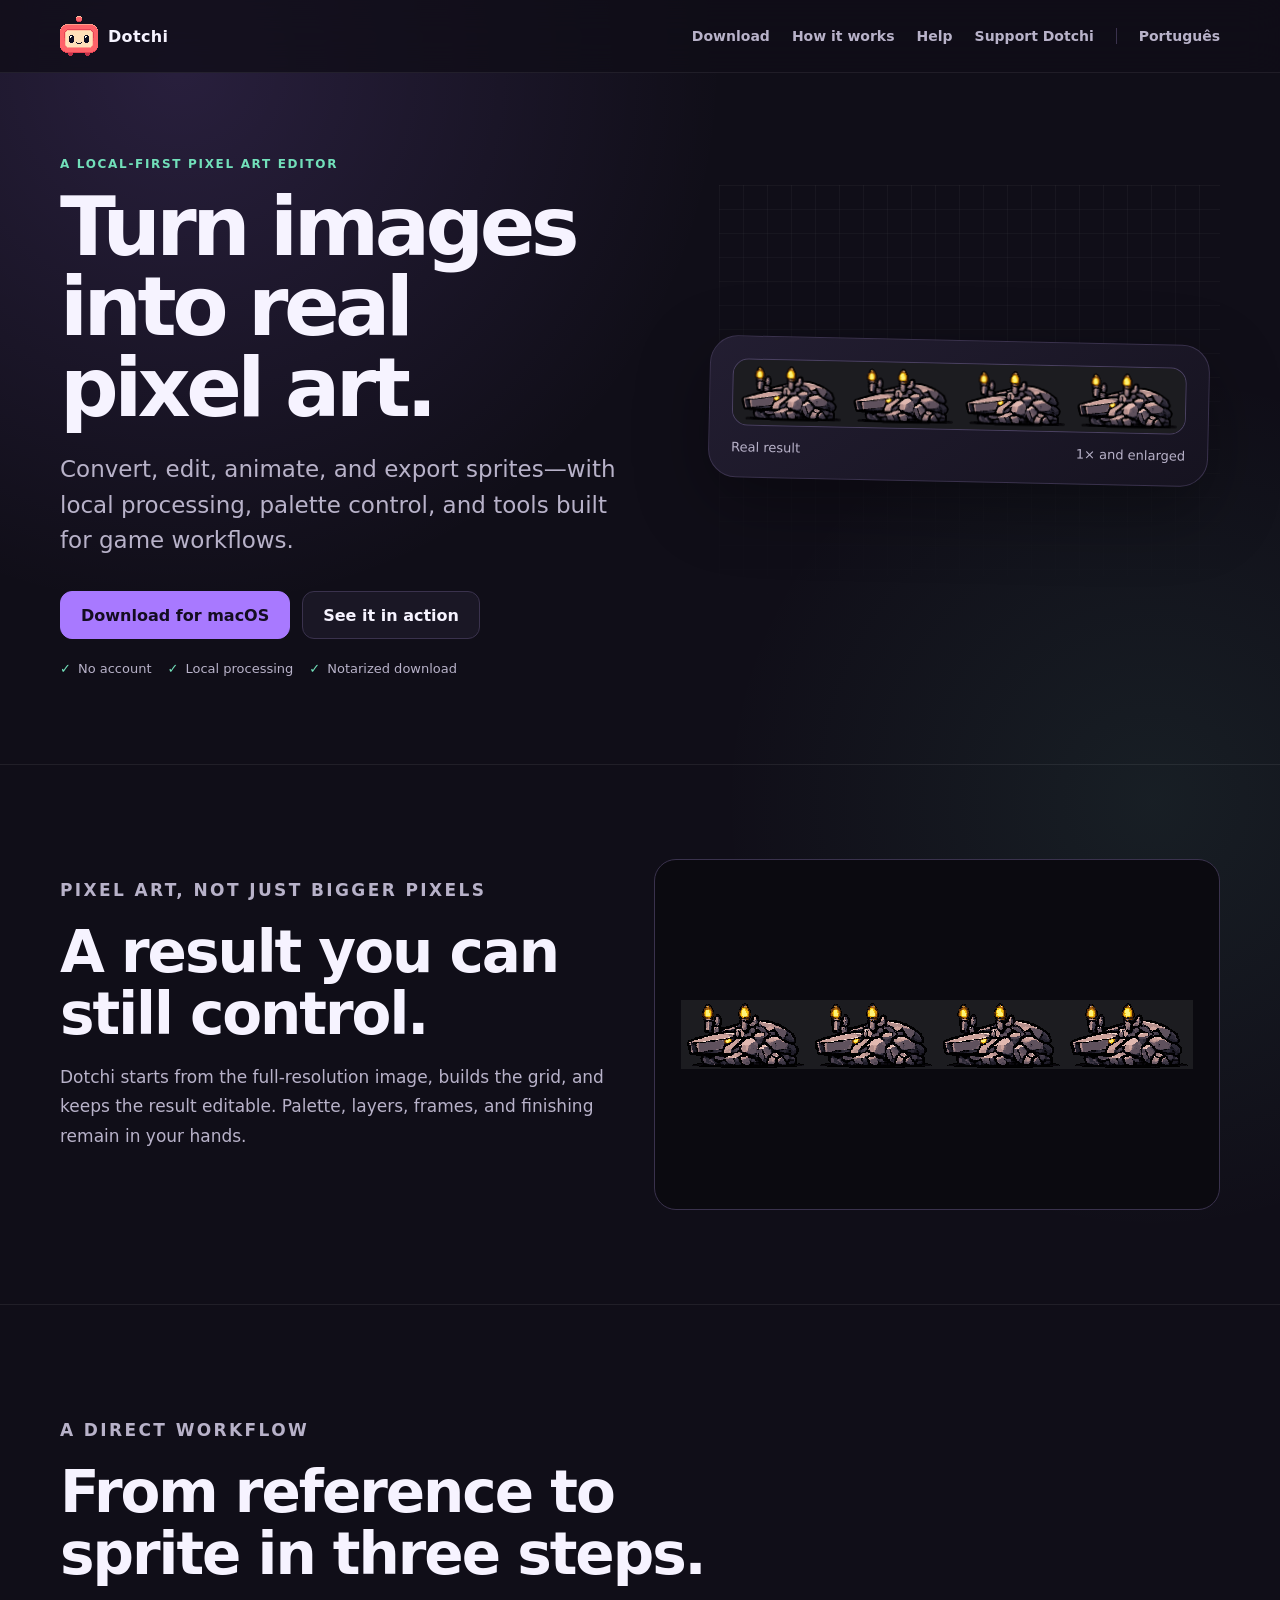
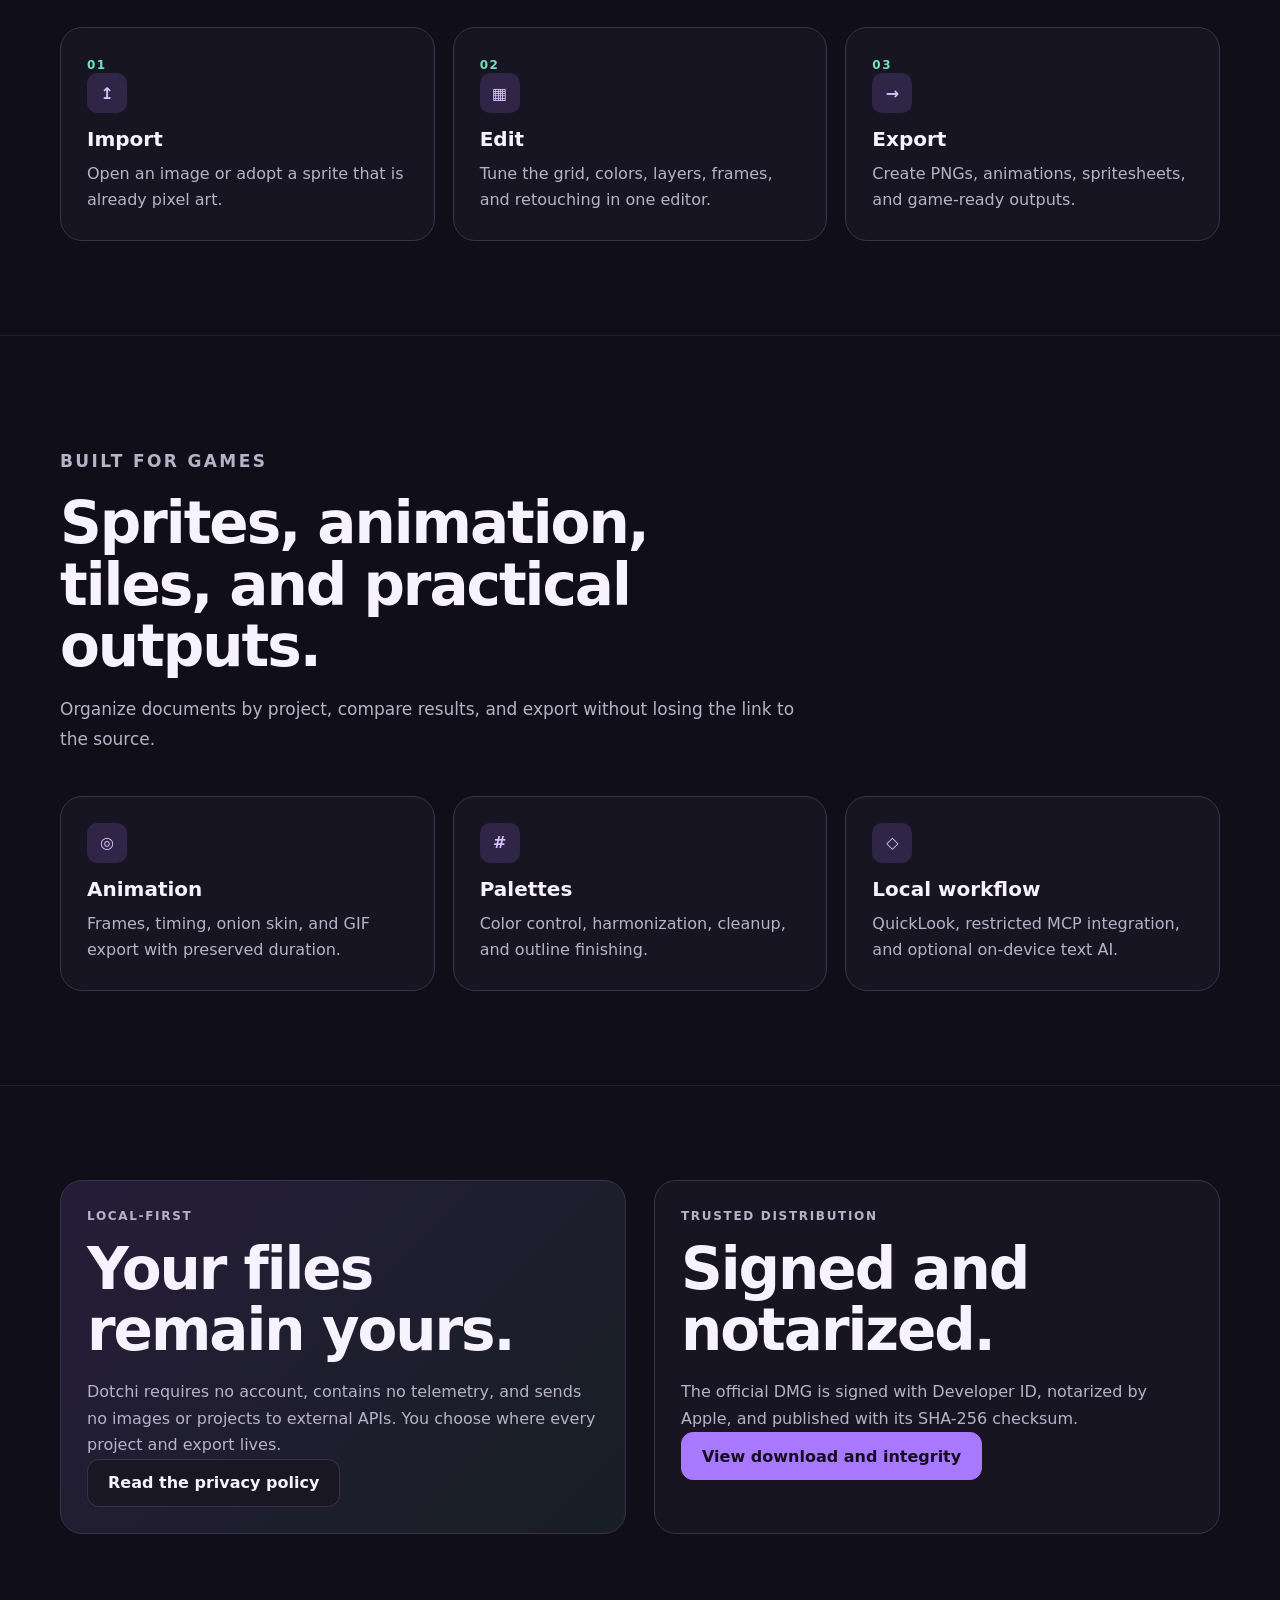
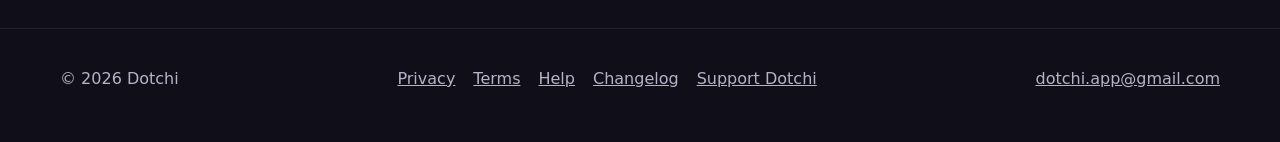
<file: docs/index.html>
<!doctype html>
<html lang="en">
<head>
  <meta charset="utf-8">
  <meta name="viewport" content="width=device-width,initial-scale=1">
  <meta name="theme-color" content="#100e18">
  <meta name="description" content="Convert, edit, animate, and export sprites with local processing.">
  <meta property="og:title" content="Dotchi — Real pixel art">
  <meta property="og:description" content="Convert, edit, animate, and export sprites with local processing.">
  <meta property="og:type" content="website">
  <title>Dotchi — Real pixel art</title>
  <link rel="icon" href="assets/dotchi-logo.png">
  <link rel="stylesheet" href="assets/styles.css">
</head>
<body>
  <a class="skip" href="#main">Skip to content</a>
  <header class="site-header">
    <div class="shell nav-row">
      <a class="wordmark" href="./" aria-label="Dotchi">
        <img src="assets/dotchi-logo.png" alt="" width="38" height="40"><span>Dotchi</span>
      </a>
      <button class="menu-trigger" type="button" data-menu-trigger aria-expanded="false">Menu</button>
      <nav class="nav-links" data-nav aria-label="Main navigation">
        <a href="download/">Download</a>
        <a href="./#workflow">How it works</a>
        <a href="help/">Help</a>
        <a href="support/">Support Dotchi</a>
        <a class="language" hreflang="pt-BR" href="pt-br/">Português</a>
      </nav>
    </div>
  </header>
  <main id="main">
  <section class="shell hero">
    <div><p class="eyebrow">A local-first pixel art editor</p><h1>Turn images into real pixel art.</h1>
    <p class="lead">Convert, edit, animate, and export sprites—with local processing, palette control, and tools built for game workflows.</p>
    <div class="actions"><a class="button primary" href="download/">Download for macOS</a><a class="button" href="#result">See it in action</a></div>
    <div class="trust-line"><span>No account</span><span>Local processing</span><span>Notarized download</span></div></div>
    <div class="hero-visual"><div class="pixel-grid"></div><figure class="product-card"><img src="assets/resultado-dotchi.png" alt="A creature converted into pixel art by Dotchi, shown enlarged"><figcaption class="product-caption"><span>Real result</span><span>1× and enlarged</span></figcaption></figure></div>
  </section>
  <section class="section" id="result"><div class="shell split"><div class="section-head"><p class="eyebrow">Pixel art, not just bigger pixels</p><h2>A result you can still control.</h2><p>Dotchi starts from the full-resolution image, builds the grid, and keeps the result editable. Palette, layers, frames, and finishing remain in your hands.</p></div><div class="proof card"><img src="assets/resultado-dotchi-6x.png" alt="Real pixel art enlarged six times without smoothing"></div></div></section>
  <section class="section" id="workflow"><div class="shell"><div class="section-head"><p class="eyebrow">A direct workflow</p><h2>From reference to sprite in three steps.</h2></div><div class="grid-3 flow"><article class="card"><span class="icon" aria-hidden="true">↥</span><h3>Import</h3><p>Open an image or adopt a sprite that is already pixel art.</p></article><article class="card"><span class="icon" aria-hidden="true">▦</span><h3>Edit</h3><p>Tune the grid, colors, layers, frames, and retouching in one editor.</p></article><article class="card"><span class="icon" aria-hidden="true">→</span><h3>Export</h3><p>Create PNGs, animations, spritesheets, and game-ready outputs.</p></article></div></div></section>
  <section class="section"><div class="shell"><div class="section-head"><p class="eyebrow">Built for games</p><h2>Sprites, animation, tiles, and practical outputs.</h2><p>Organize documents by project, compare results, and export without losing the link to the source.</p></div><div class="grid-3"><article class="card"><span class="icon" aria-hidden="true">◎</span><h3>Animation</h3><p>Frames, timing, onion skin, and GIF export with preserved duration.</p></article><article class="card"><span class="icon" aria-hidden="true">#</span><h3>Palettes</h3><p>Color control, harmonization, cleanup, and outline finishing.</p></article><article class="card"><span class="icon" aria-hidden="true">◇</span><h3>Local workflow</h3><p>QuickLook, restricted MCP integration, and optional on-device text AI.</p></article></div></div></section>
  <section class="section"><div class="shell split"><article class="card local"><p class="eyebrow">Local-first</p><h2>Your files remain yours.</h2><p>Dotchi requires no account, contains no telemetry, and sends no images or projects to external APIs. You choose where every project and export lives.</p><a class="button" href="privacy/">Read the privacy policy</a></article><article class="card"><p class="eyebrow">Trusted distribution</p><h2>Signed and notarized.</h2><p>The official DMG is signed with Developer ID, notarized by Apple, and published with its SHA-256 checksum.</p><a class="button primary" href="download/">View download and integrity</a></article></div></section></main>
  <footer class="site-footer">
    <div class="shell footer-row">
      <span>© 2026 Dotchi</span>
      <div class="footer-links"><a href="privacy/">Privacy</a><a href="terms/">Terms</a><a href="help/">Help</a><a href="changelog/">Changelog</a><a href="support/">Support Dotchi</a></div>
      <a href="mailto:dotchi.app@gmail.com">dotchi.app@gmail.com</a>
    </div>
  </footer>
  <script src="assets/site.js" defer></script>
</body>
</html>
</file>
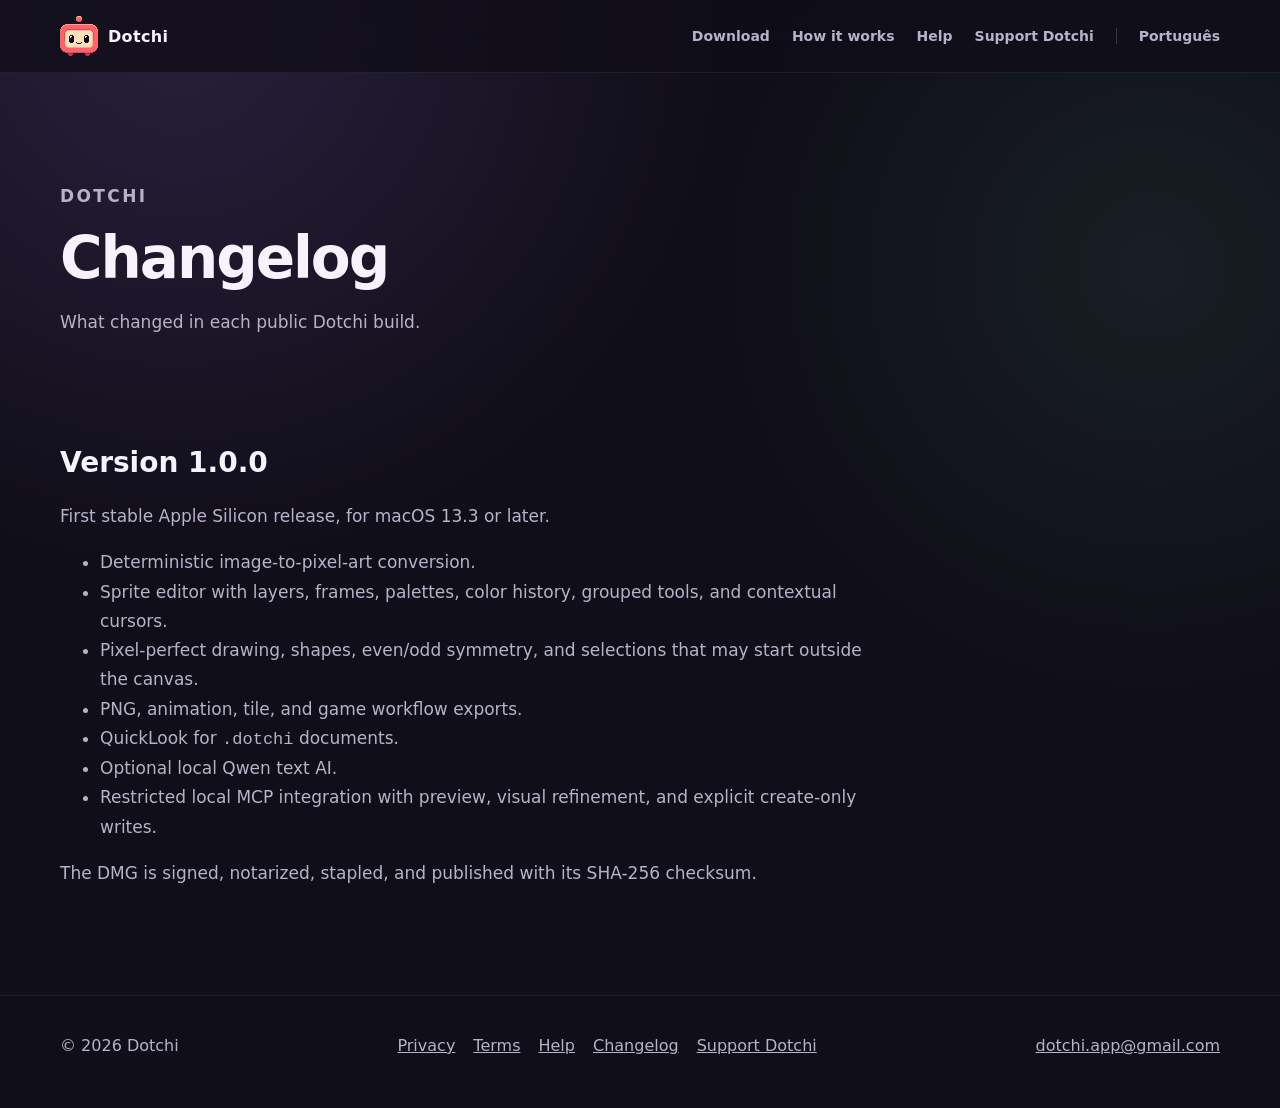
<file: docs/changelog/index.html>
<!doctype html>
<html lang="en">
<head>
  <meta charset="utf-8">
  <meta name="viewport" content="width=device-width,initial-scale=1">
  <meta name="theme-color" content="#100e18">
  <meta name="description" content="What changed in each public Dotchi build.">
  <meta property="og:title" content="Changelog — Dotchi">
  <meta property="og:description" content="What changed in each public Dotchi build.">
  <meta property="og:type" content="website">
  <title>Changelog — Dotchi</title>
  <link rel="icon" href="../assets/dotchi-logo.png">
  <link rel="stylesheet" href="../assets/styles.css">
</head>
<body>
  <a class="skip" href="#main">Skip to content</a>
  <header class="site-header">
    <div class="shell nav-row">
      <a class="wordmark" href="../" aria-label="Dotchi">
        <img src="../assets/dotchi-logo.png" alt="" width="38" height="40"><span>Dotchi</span>
      </a>
      <button class="menu-trigger" type="button" data-menu-trigger aria-expanded="false">Menu</button>
      <nav class="nav-links" data-nav aria-label="Main navigation">
        <a href="../download/">Download</a>
        <a href="../#workflow">How it works</a>
        <a href="../help/">Help</a>
        <a href="../support/">Support Dotchi</a>
        <a class="language" hreflang="pt-BR" href="../pt-br/">Português</a>
      </nav>
    </div>
  </header>
  <main id="main"><div class="shell"><header class="page-hero"><p class="eyebrow">Dotchi</p><h1>Changelog</h1><p>What changed in each public Dotchi build.</p></header><article class="prose"><h2>Version 1.0.0</h2><p>First stable Apple Silicon release, for macOS 13.3 or later.</p><ul><li>Deterministic image-to-pixel-art conversion.</li><li>Sprite editor with layers, frames, palettes, color history, grouped tools, and contextual cursors.</li><li>Pixel-perfect drawing, shapes, even/odd symmetry, and selections that may start outside the canvas.</li><li>PNG, animation, tile, and game workflow exports.</li><li>QuickLook for <code>.dotchi</code> documents.</li><li>Optional local Qwen text AI.</li><li>Restricted local MCP integration with preview, visual refinement, and explicit create-only writes.</li></ul><p>The DMG is signed, notarized, stapled, and published with its SHA-256 checksum.</p></article></div></main>
  <footer class="site-footer">
    <div class="shell footer-row">
      <span>© 2026 Dotchi</span>
      <div class="footer-links"><a href="../privacy/">Privacy</a><a href="../terms/">Terms</a><a href="../help/">Help</a><a href="../changelog/">Changelog</a><a href="../support/">Support Dotchi</a></div>
      <a href="mailto:dotchi.app@gmail.com">dotchi.app@gmail.com</a>
    </div>
  </footer>
  <script src="../assets/site.js" defer></script>
</body>
</html>
</file>
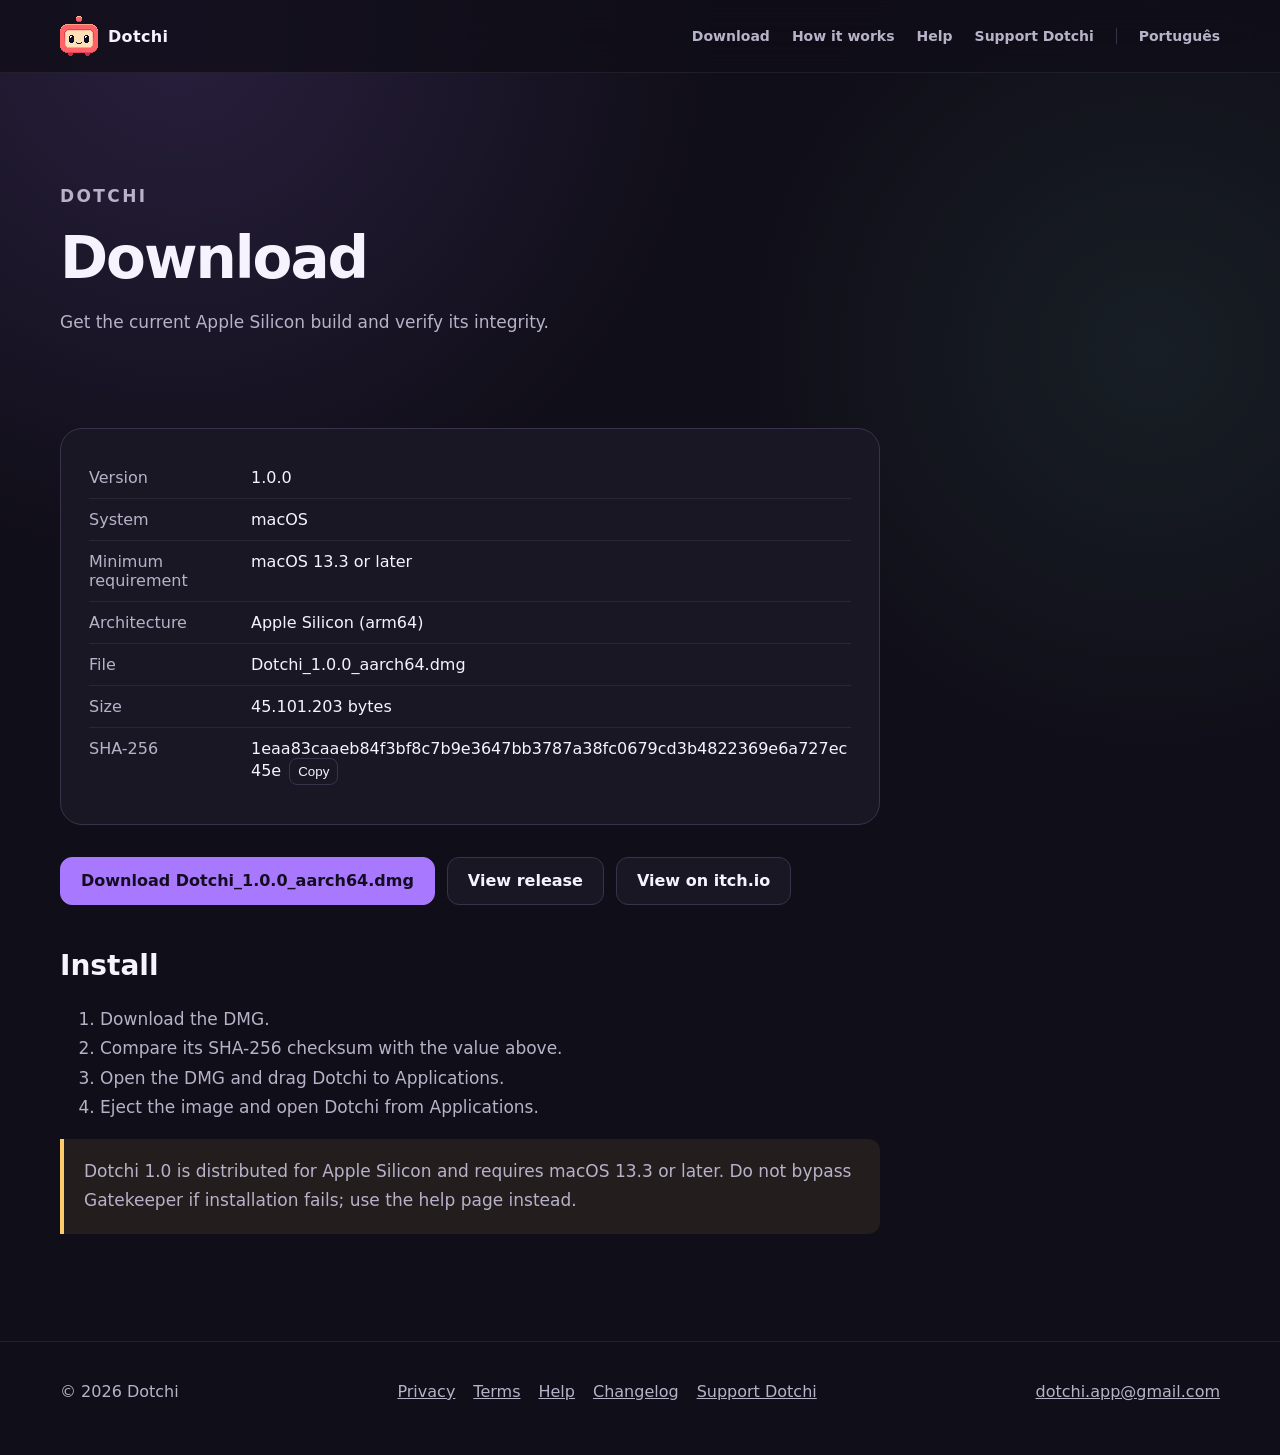
<file: docs/download/index.html>
<!doctype html>
<html lang="en">
<head>
  <meta charset="utf-8">
  <meta name="viewport" content="width=device-width,initial-scale=1">
  <meta name="theme-color" content="#100e18">
  <meta name="description" content="Get the current Apple Silicon build and verify its integrity.">
  <meta property="og:title" content="Download — Dotchi">
  <meta property="og:description" content="Get the current Apple Silicon build and verify its integrity.">
  <meta property="og:type" content="website">
  <title>Download — Dotchi</title>
  <link rel="icon" href="../assets/dotchi-logo.png">
  <link rel="stylesheet" href="../assets/styles.css">
</head>
<body>
  <a class="skip" href="#main">Skip to content</a>
  <header class="site-header">
    <div class="shell nav-row">
      <a class="wordmark" href="../" aria-label="Dotchi">
        <img src="../assets/dotchi-logo.png" alt="" width="38" height="40"><span>Dotchi</span>
      </a>
      <button class="menu-trigger" type="button" data-menu-trigger aria-expanded="false">Menu</button>
      <nav class="nav-links" data-nav aria-label="Main navigation">
        <a href="../download/">Download</a>
        <a href="../#workflow">How it works</a>
        <a href="../help/">Help</a>
        <a href="../support/">Support Dotchi</a>
        <a class="language" hreflang="pt-BR" href="../pt-br/">Português</a>
      </nav>
    </div>
  </header>
  <main id="main"><div class="shell"><header class="page-hero"><p class="eyebrow">Dotchi</p><h1>Download</h1><p>Get the current Apple Silicon build and verify its integrity.</p></header><article class="prose"><dl class="release-box"><div class="release-row"><dt>Version</dt><dd>1.0.0</dd></div><div class="release-row"><dt>System</dt><dd>macOS</dd></div><div class="release-row"><dt>Minimum requirement</dt><dd>macOS 13.3 or later</dd></div><div class="release-row"><dt>Architecture</dt><dd>Apple Silicon (arm64)</dd></div><div class="release-row"><dt>File</dt><dd>Dotchi_1.0.0_aarch64.dmg</dd></div><div class="release-row"><dt>Size</dt><dd>45.101.203 bytes</dd></div><div class="release-row"><dt>SHA-256</dt><dd>1eaa83caaeb84f3bf8c7b9e3647bb3787a38fc0679cd3b4822369e6a727ec45e<button class="copy" type="button" data-copy="1eaa83caaeb84f3bf8c7b9e3647bb3787a38fc0679cd3b4822369e6a727ec45e">Copy</button></dd></div></dl><div class="actions"><a class="button primary" href="https://github.com/itsmeluan/dotchi-releases/releases/download/v1.0.0/Dotchi_1.0.0_aarch64.dmg">Download Dotchi_1.0.0_aarch64.dmg</a><a class="button" href="https://github.com/itsmeluan/dotchi-releases/releases/tag/v1.0.0">View release</a><a class="button" href="https://dotchiapp.itch.io/dotchi">View on itch.io</a></div><h2>Install</h2><ol><li>Download the DMG.</li><li>Compare its SHA-256 checksum with the value above.</li><li>Open the DMG and drag Dotchi to Applications.</li><li>Eject the image and open Dotchi from Applications.</li></ol><p class="notice">Dotchi 1.0 is distributed for Apple Silicon and requires macOS 13.3 or later. Do not bypass Gatekeeper if installation fails; use the help page instead.</p></article></div></main>
  <footer class="site-footer">
    <div class="shell footer-row">
      <span>© 2026 Dotchi</span>
      <div class="footer-links"><a href="../privacy/">Privacy</a><a href="../terms/">Terms</a><a href="../help/">Help</a><a href="../changelog/">Changelog</a><a href="../support/">Support Dotchi</a></div>
      <a href="mailto:dotchi.app@gmail.com">dotchi.app@gmail.com</a>
    </div>
  </footer>
  <script src="../assets/site.js" defer></script>
</body>
</html>
</file>
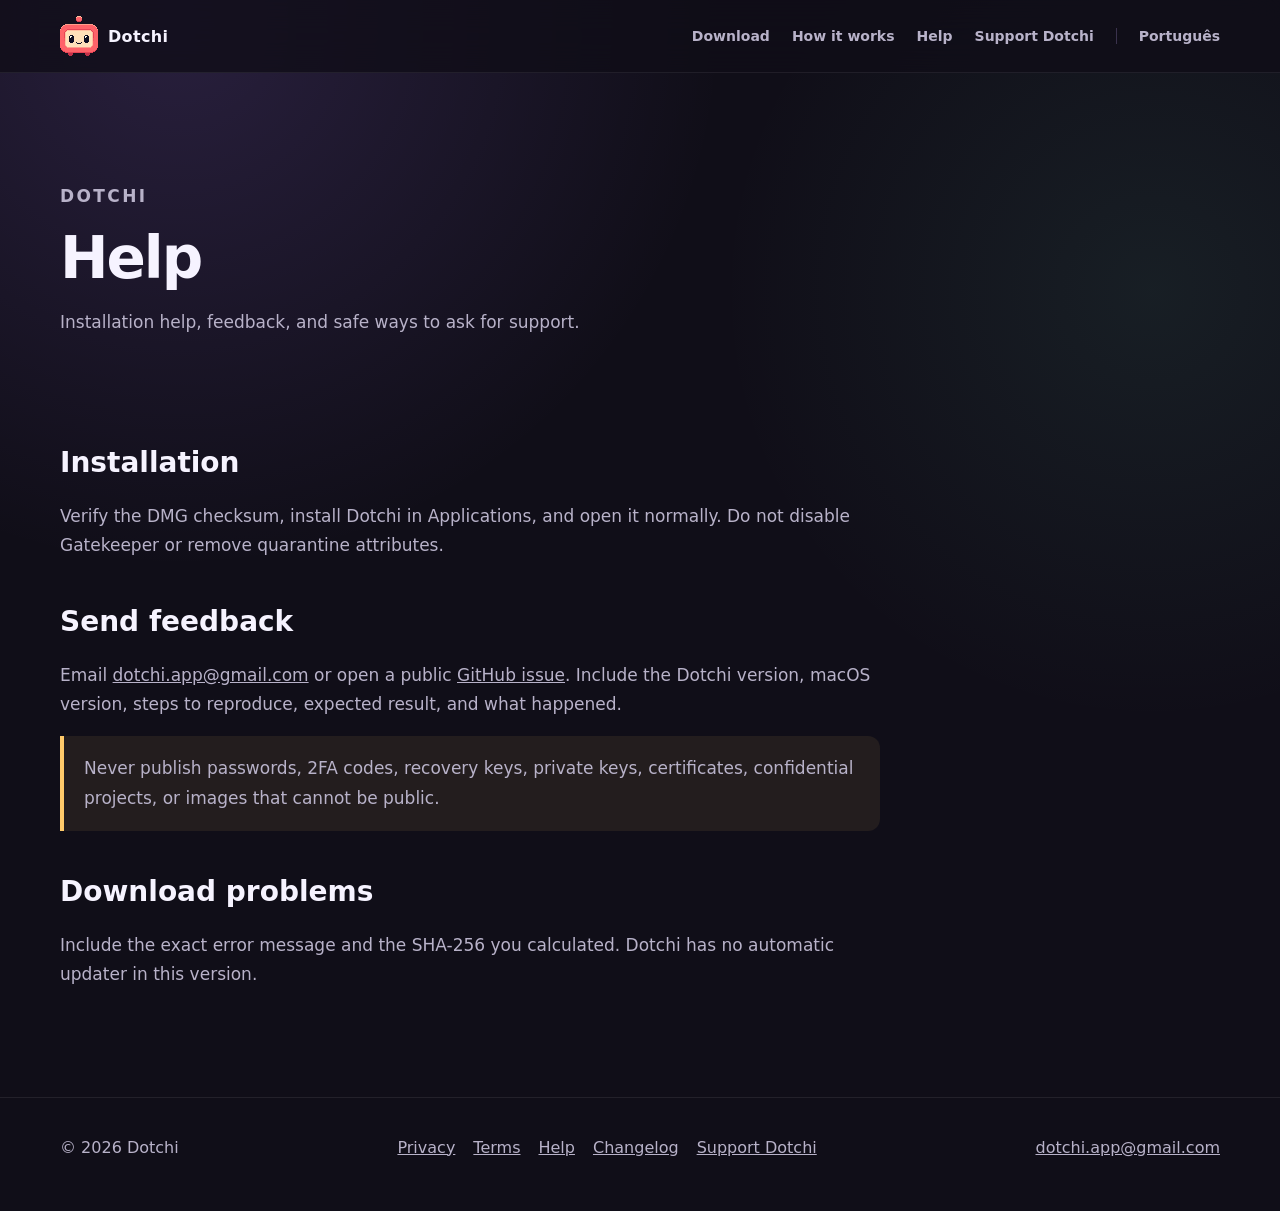
<file: docs/help/index.html>
<!doctype html>
<html lang="en">
<head>
  <meta charset="utf-8">
  <meta name="viewport" content="width=device-width,initial-scale=1">
  <meta name="theme-color" content="#100e18">
  <meta name="description" content="Installation help, feedback, and safe ways to ask for support.">
  <meta property="og:title" content="Help — Dotchi">
  <meta property="og:description" content="Installation help, feedback, and safe ways to ask for support.">
  <meta property="og:type" content="website">
  <title>Help — Dotchi</title>
  <link rel="icon" href="../assets/dotchi-logo.png">
  <link rel="stylesheet" href="../assets/styles.css">
</head>
<body>
  <a class="skip" href="#main">Skip to content</a>
  <header class="site-header">
    <div class="shell nav-row">
      <a class="wordmark" href="../" aria-label="Dotchi">
        <img src="../assets/dotchi-logo.png" alt="" width="38" height="40"><span>Dotchi</span>
      </a>
      <button class="menu-trigger" type="button" data-menu-trigger aria-expanded="false">Menu</button>
      <nav class="nav-links" data-nav aria-label="Main navigation">
        <a href="../download/">Download</a>
        <a href="../#workflow">How it works</a>
        <a href="../help/">Help</a>
        <a href="../support/">Support Dotchi</a>
        <a class="language" hreflang="pt-BR" href="../pt-br/">Português</a>
      </nav>
    </div>
  </header>
  <main id="main"><div class="shell"><header class="page-hero"><p class="eyebrow">Dotchi</p><h1>Help</h1><p>Installation help, feedback, and safe ways to ask for support.</p></header><article class="prose"><h2>Installation</h2><p>Verify the DMG checksum, install Dotchi in Applications, and open it normally. Do not disable Gatekeeper or remove quarantine attributes.</p><h2 id="feedback">Send feedback</h2><p>Email <a href="mailto:dotchi.app@gmail.com?subject=Dotchi%20feedback">dotchi.app@gmail.com</a> or open a public <a href="https://github.com/itsmeluan/dotchi-releases/issues/new">GitHub issue</a>. Include the Dotchi version, macOS version, steps to reproduce, expected result, and what happened.</p><p class="notice">Never publish passwords, 2FA codes, recovery keys, private keys, certificates, confidential projects, or images that cannot be public.</p><h2>Download problems</h2><p>Include the exact error message and the SHA-256 you calculated. Dotchi has no automatic updater in this version.</p></article></div></main>
  <footer class="site-footer">
    <div class="shell footer-row">
      <span>© 2026 Dotchi</span>
      <div class="footer-links"><a href="../privacy/">Privacy</a><a href="../terms/">Terms</a><a href="../help/">Help</a><a href="../changelog/">Changelog</a><a href="../support/">Support Dotchi</a></div>
      <a href="mailto:dotchi.app@gmail.com">dotchi.app@gmail.com</a>
    </div>
  </footer>
  <script src="../assets/site.js" defer></script>
</body>
</html>
</file>
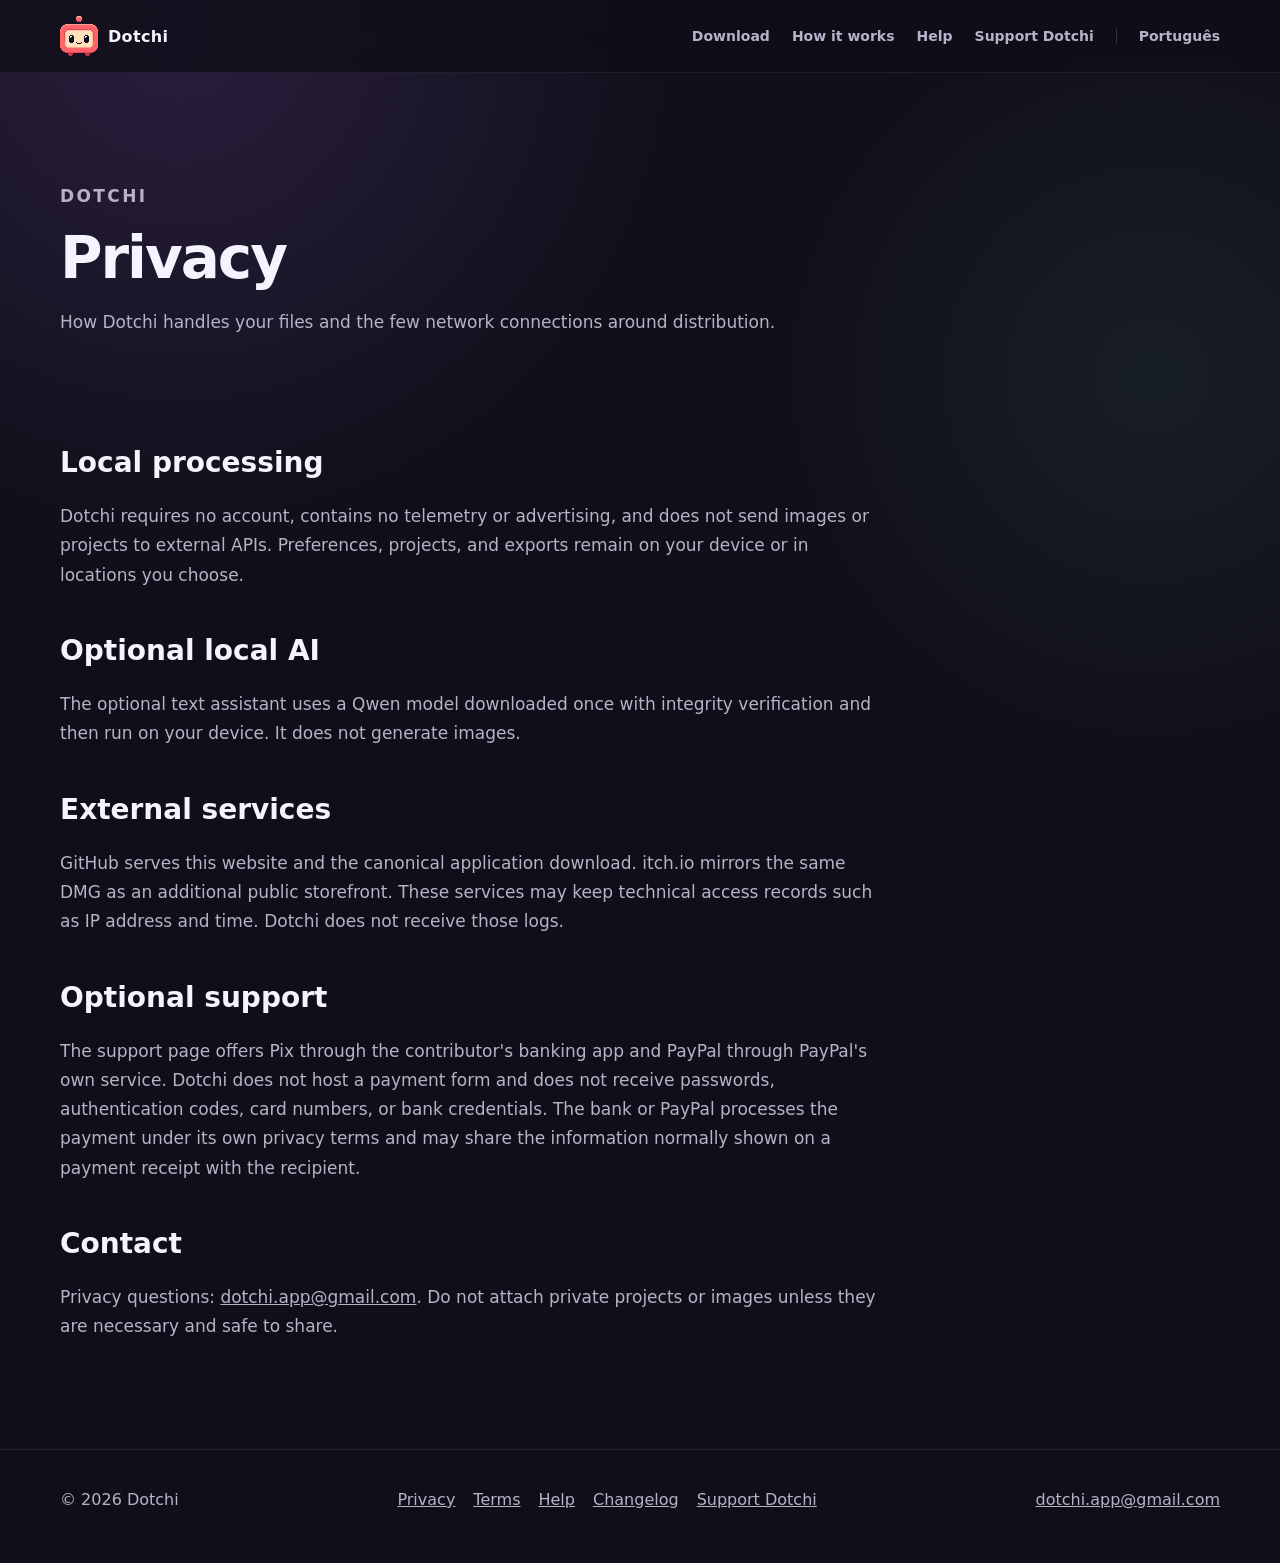
<file: docs/privacy/index.html>
<!doctype html>
<html lang="en">
<head>
  <meta charset="utf-8">
  <meta name="viewport" content="width=device-width,initial-scale=1">
  <meta name="theme-color" content="#100e18">
  <meta name="description" content="How Dotchi handles your files and the few network connections around distribution.">
  <meta property="og:title" content="Privacy — Dotchi">
  <meta property="og:description" content="How Dotchi handles your files and the few network connections around distribution.">
  <meta property="og:type" content="website">
  <title>Privacy — Dotchi</title>
  <link rel="icon" href="../assets/dotchi-logo.png">
  <link rel="stylesheet" href="../assets/styles.css">
</head>
<body>
  <a class="skip" href="#main">Skip to content</a>
  <header class="site-header">
    <div class="shell nav-row">
      <a class="wordmark" href="../" aria-label="Dotchi">
        <img src="../assets/dotchi-logo.png" alt="" width="38" height="40"><span>Dotchi</span>
      </a>
      <button class="menu-trigger" type="button" data-menu-trigger aria-expanded="false">Menu</button>
      <nav class="nav-links" data-nav aria-label="Main navigation">
        <a href="../download/">Download</a>
        <a href="../#workflow">How it works</a>
        <a href="../help/">Help</a>
        <a href="../support/">Support Dotchi</a>
        <a class="language" hreflang="pt-BR" href="../pt-br/">Português</a>
      </nav>
    </div>
  </header>
  <main id="main"><div class="shell"><header class="page-hero"><p class="eyebrow">Dotchi</p><h1>Privacy</h1><p>How Dotchi handles your files and the few network connections around distribution.</p></header><article class="prose"><h2>Local processing</h2><p>Dotchi requires no account, contains no telemetry or advertising, and does not send images or projects to external APIs. Preferences, projects, and exports remain on your device or in locations you choose.</p><h2>Optional local AI</h2><p>The optional text assistant uses a Qwen model downloaded once with integrity verification and then run on your device. It does not generate images.</p><h2>External services</h2><p>GitHub serves this website and the canonical application download. itch.io mirrors the same DMG as an additional public storefront. These services may keep technical access records such as IP address and time. Dotchi does not receive those logs.</p><h2>Optional support</h2><p>The support page offers Pix through the contributor's banking app and PayPal through PayPal's own service. Dotchi does not host a payment form and does not receive passwords, authentication codes, card numbers, or bank credentials. The bank or PayPal processes the payment under its own privacy terms and may share the information normally shown on a payment receipt with the recipient.</p><h2>Contact</h2><p>Privacy questions: <a href="mailto:dotchi.app@gmail.com">dotchi.app@gmail.com</a>. Do not attach private projects or images unless they are necessary and safe to share.</p></article></div></main>
  <footer class="site-footer">
    <div class="shell footer-row">
      <span>© 2026 Dotchi</span>
      <div class="footer-links"><a href="../privacy/">Privacy</a><a href="../terms/">Terms</a><a href="../help/">Help</a><a href="../changelog/">Changelog</a><a href="../support/">Support Dotchi</a></div>
      <a href="mailto:dotchi.app@gmail.com">dotchi.app@gmail.com</a>
    </div>
  </footer>
  <script src="../assets/site.js" defer></script>
</body>
</html>
</file>
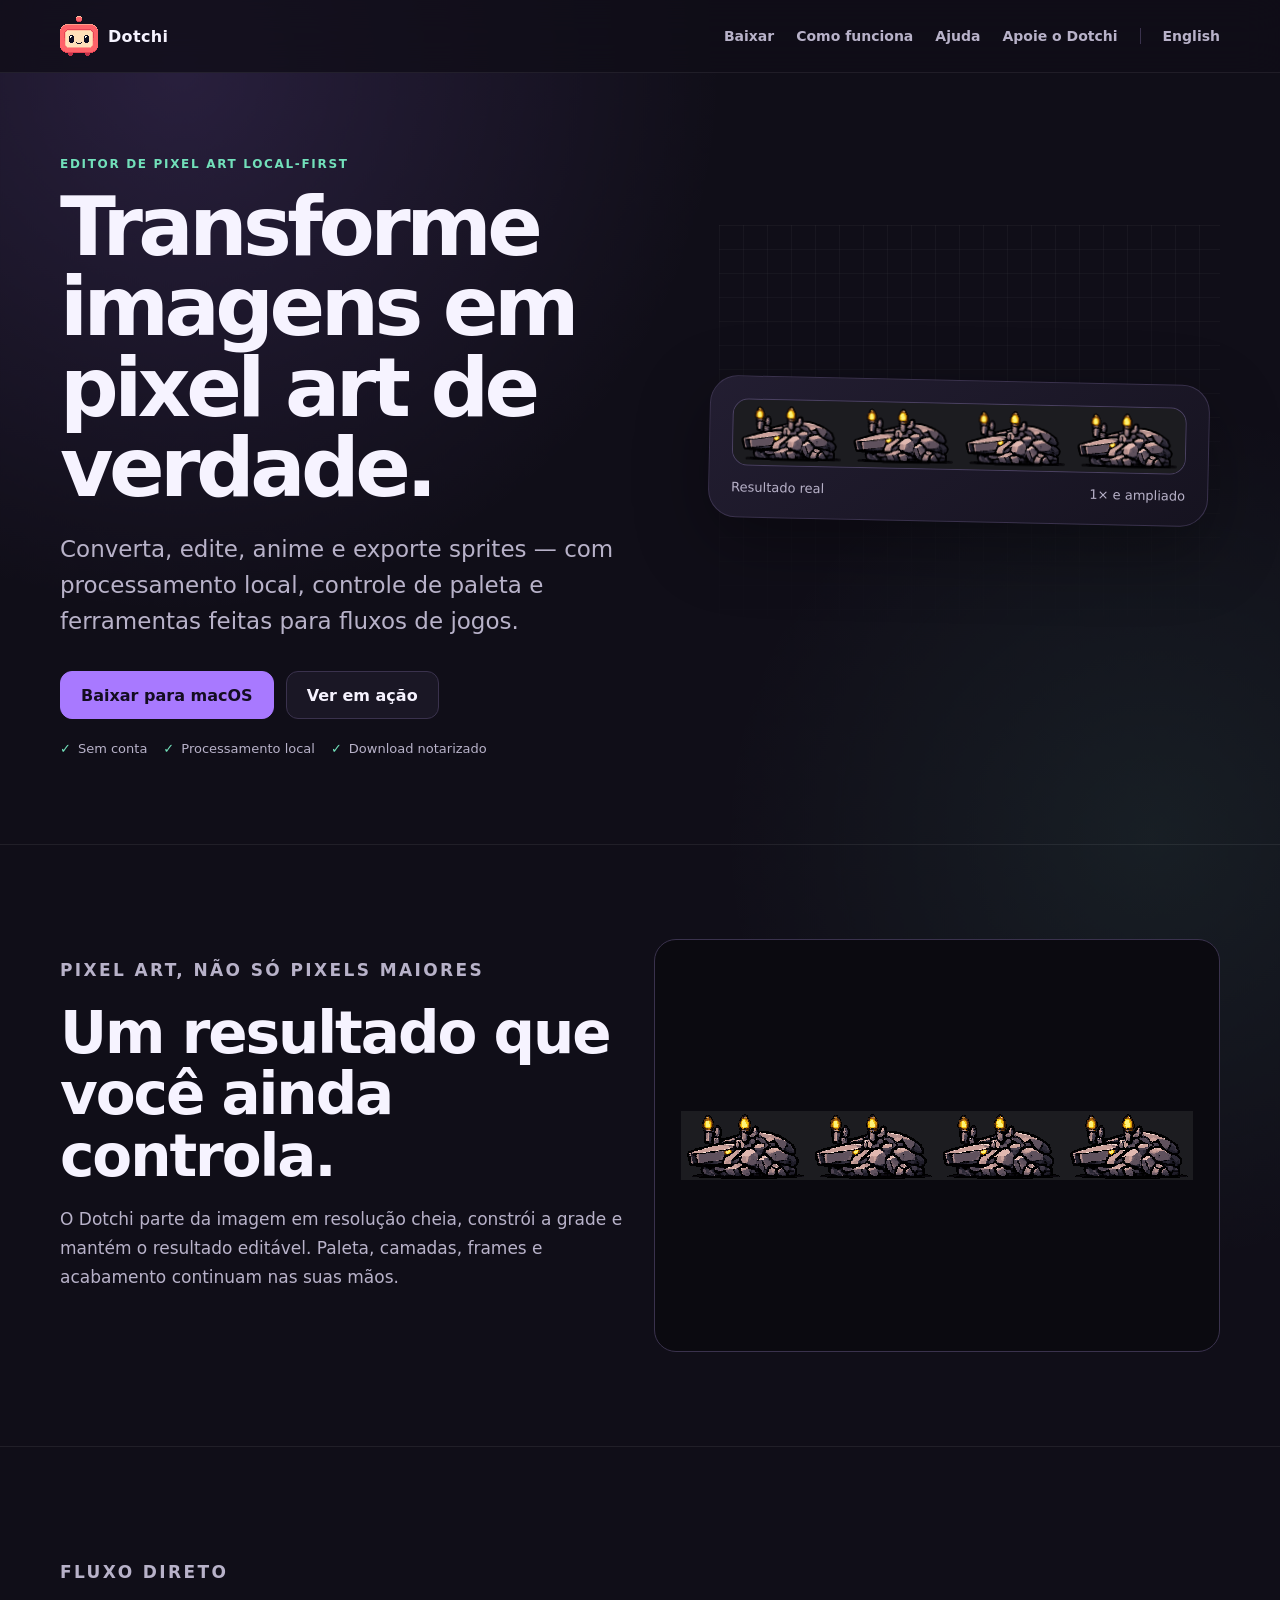
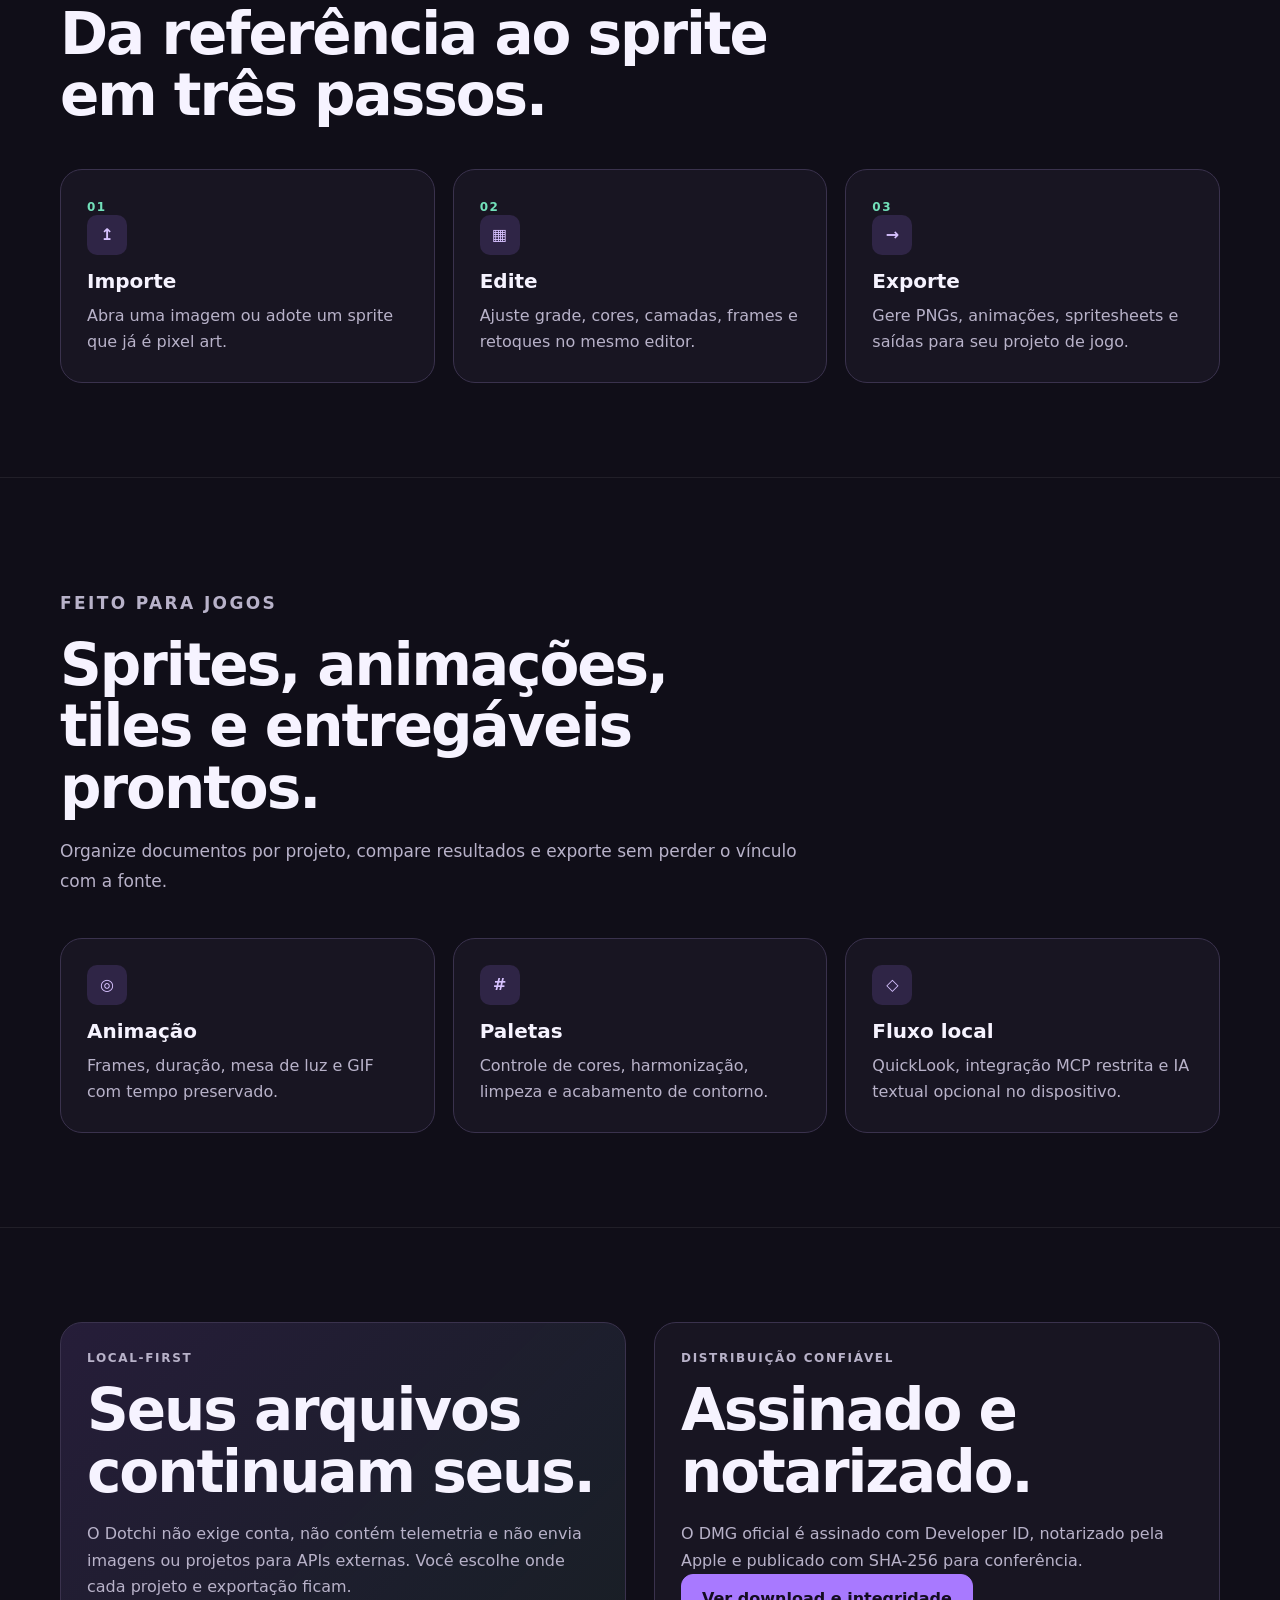
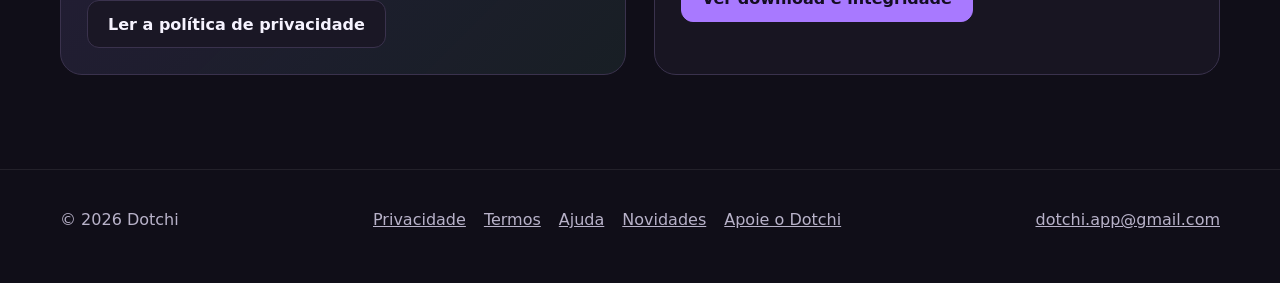
<file: docs/pt-br/index.html>
<!doctype html>
<html lang="pt-BR">
<head>
  <meta charset="utf-8">
  <meta name="viewport" content="width=device-width,initial-scale=1">
  <meta name="theme-color" content="#100e18">
  <meta name="description" content="Converta, edite, anime e exporte sprites com processamento local.">
  <meta property="og:title" content="Dotchi — Pixel art de verdade">
  <meta property="og:description" content="Converta, edite, anime e exporte sprites com processamento local.">
  <meta property="og:type" content="website">
  <title>Dotchi — Pixel art de verdade</title>
  <link rel="icon" href="../assets/dotchi-logo.png">
  <link rel="stylesheet" href="../assets/styles.css">
</head>
<body>
  <a class="skip" href="#main">Pular para o conteúdo</a>
  <header class="site-header">
    <div class="shell nav-row">
      <a class="wordmark" href="./" aria-label="Dotchi">
        <img src="../assets/dotchi-logo.png" alt="" width="38" height="40"><span>Dotchi</span>
      </a>
      <button class="menu-trigger" type="button" data-menu-trigger aria-expanded="false">Menu</button>
      <nav class="nav-links" data-nav aria-label="Navegação principal">
        <a href="download/">Baixar</a>
        <a href="./#como-funciona">Como funciona</a>
        <a href="help/">Ajuda</a>
        <a href="support/">Apoie o Dotchi</a>
        <a class="language" hreflang="en" href="../">English</a>
      </nav>
    </div>
  </header>
  <main id="main">
  <section class="shell hero">
    <div><p class="eyebrow">Editor de pixel art local-first</p><h1>Transforme imagens em pixel art de verdade.</h1>
    <p class="lead">Converta, edite, anime e exporte sprites — com processamento local, controle de paleta e ferramentas feitas para fluxos de jogos.</p>
    <div class="actions"><a class="button primary" href="download/">Baixar para macOS</a><a class="button" href="#resultado">Ver em ação</a></div>
    <div class="trust-line"><span>Sem conta</span><span>Processamento local</span><span>Download notarizado</span></div></div>
    <div class="hero-visual"><div class="pixel-grid"></div><figure class="product-card"><img src="../assets/resultado-dotchi.png" alt="Uma criatura convertida em pixel art pelo Dotchi, exibida em tamanho ampliado"><figcaption class="product-caption"><span>Resultado real</span><span>1× e ampliado</span></figcaption></figure></div>
  </section>
  <section class="section" id="resultado"><div class="shell split"><div class="section-head"><p class="eyebrow">Pixel art, não só pixels maiores</p><h2>Um resultado que você ainda controla.</h2><p>O Dotchi parte da imagem em resolução cheia, constrói a grade e mantém o resultado editável. Paleta, camadas, frames e acabamento continuam nas suas mãos.</p></div><div class="proof card"><img src="../assets/resultado-dotchi-6x.png" alt="Pixel art real ampliada seis vezes sem suavização"></div></div></section>
  <section class="section" id="como-funciona"><div class="shell"><div class="section-head"><p class="eyebrow">Fluxo direto</p><h2>Da referência ao sprite em três passos.</h2></div><div class="grid-3 flow"><article class="card"><span class="icon" aria-hidden="true">↥</span><h3>Importe</h3><p>Abra uma imagem ou adote um sprite que já é pixel art.</p></article><article class="card"><span class="icon" aria-hidden="true">▦</span><h3>Edite</h3><p>Ajuste grade, cores, camadas, frames e retoques no mesmo editor.</p></article><article class="card"><span class="icon" aria-hidden="true">→</span><h3>Exporte</h3><p>Gere PNGs, animações, spritesheets e saídas para seu projeto de jogo.</p></article></div></div></section>
  <section class="section"><div class="shell"><div class="section-head"><p class="eyebrow">Feito para jogos</p><h2>Sprites, animações, tiles e entregáveis prontos.</h2><p>Organize documentos por projeto, compare resultados e exporte sem perder o vínculo com a fonte.</p></div><div class="grid-3"><article class="card"><span class="icon" aria-hidden="true">◎</span><h3>Animação</h3><p>Frames, duração, mesa de luz e GIF com tempo preservado.</p></article><article class="card"><span class="icon" aria-hidden="true">#</span><h3>Paletas</h3><p>Controle de cores, harmonização, limpeza e acabamento de contorno.</p></article><article class="card"><span class="icon" aria-hidden="true">◇</span><h3>Fluxo local</h3><p>QuickLook, integração MCP restrita e IA textual opcional no dispositivo.</p></article></div></div></section>
  <section class="section"><div class="shell split"><article class="card local"><p class="eyebrow">Local-first</p><h2>Seus arquivos continuam seus.</h2><p>O Dotchi não exige conta, não contém telemetria e não envia imagens ou projetos para APIs externas. Você escolhe onde cada projeto e exportação ficam.</p><a class="button" href="privacy/">Ler a política de privacidade</a></article><article class="card"><p class="eyebrow">Distribuição confiável</p><h2>Assinado e notarizado.</h2><p>O DMG oficial é assinado com Developer ID, notarizado pela Apple e publicado com SHA-256 para conferência.</p><a class="button primary" href="download/">Ver download e integridade</a></article></div></section></main>
  <footer class="site-footer">
    <div class="shell footer-row">
      <span>© 2026 Dotchi</span>
      <div class="footer-links"><a href="privacy/">Privacidade</a><a href="terms/">Termos</a><a href="help/">Ajuda</a><a href="changelog/">Novidades</a><a href="support/">Apoie o Dotchi</a></div>
      <a href="mailto:dotchi.app@gmail.com">dotchi.app@gmail.com</a>
    </div>
  </footer>
  <script src="../assets/site.js" defer></script>
</body>
</html>
</file>
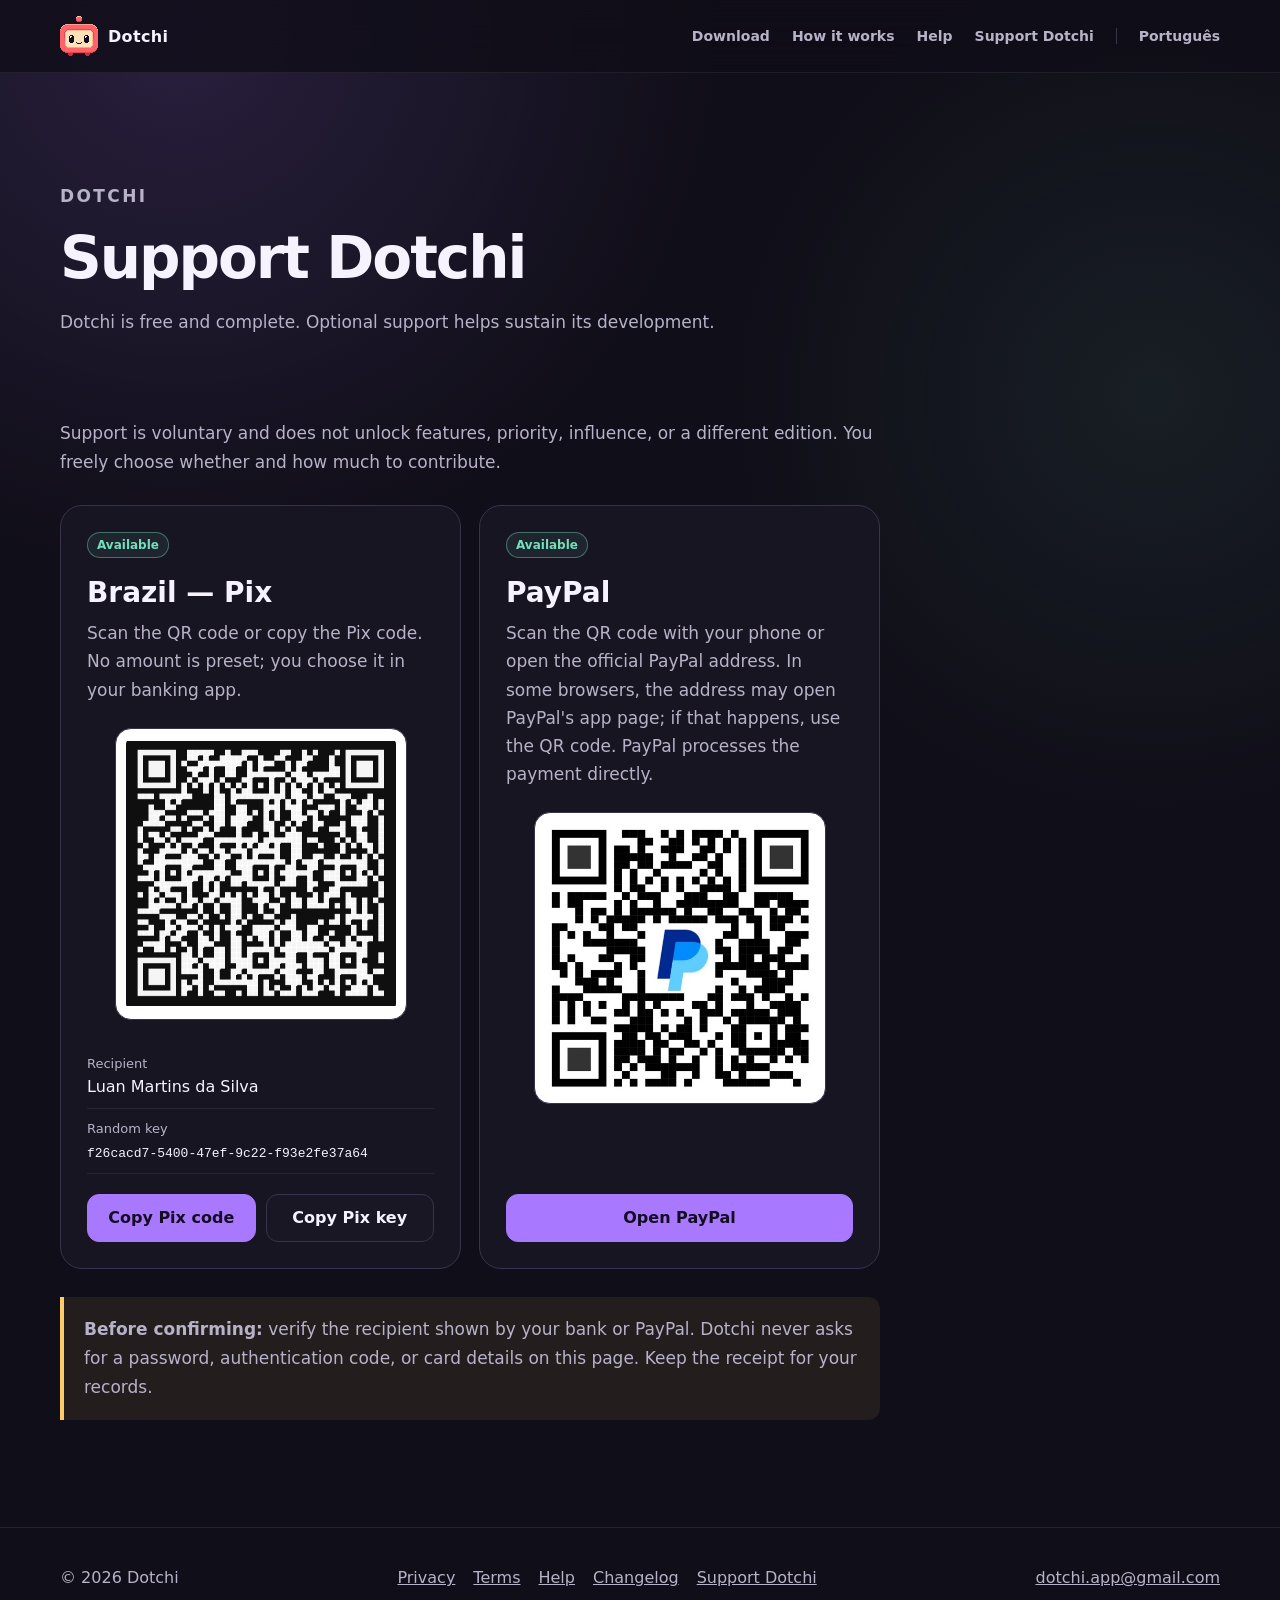
<file: docs/support/index.html>
<!doctype html>
<html lang="en">
<head>
  <meta charset="utf-8">
  <meta name="viewport" content="width=device-width,initial-scale=1">
  <meta name="theme-color" content="#100e18">
  <meta name="description" content="Dotchi is free and complete. Optional support helps sustain its development.">
  <meta property="og:title" content="Support Dotchi — Dotchi">
  <meta property="og:description" content="Dotchi is free and complete. Optional support helps sustain its development.">
  <meta property="og:type" content="website">
  <title>Support Dotchi — Dotchi</title>
  <link rel="icon" href="../assets/dotchi-logo.png">
  <link rel="stylesheet" href="../assets/styles.css">
</head>
<body>
  <a class="skip" href="#main">Skip to content</a>
  <header class="site-header">
    <div class="shell nav-row">
      <a class="wordmark" href="../" aria-label="Dotchi">
        <img src="../assets/dotchi-logo.png" alt="" width="38" height="40"><span>Dotchi</span>
      </a>
      <button class="menu-trigger" type="button" data-menu-trigger aria-expanded="false">Menu</button>
      <nav class="nav-links" data-nav aria-label="Main navigation">
        <a href="../download/">Download</a>
        <a href="../#workflow">How it works</a>
        <a href="../help/">Help</a>
        <a href="../support/">Support Dotchi</a>
        <a class="language" hreflang="pt-BR" href="../pt-br/">Português</a>
      </nav>
    </div>
  </header>
  <main id="main"><div class="shell"><header class="page-hero"><p class="eyebrow">Dotchi</p><h1>Support Dotchi</h1><p>Dotchi is free and complete. Optional support helps sustain its development.</p></header><article class="prose">
    <p>Support is voluntary and does not unlock features, priority, influence, or a different edition. You freely choose whether and how much to contribute.</p>
    <div class="support-grid">
      <article class="card support-card">
        <span class="status active">Available</span>
        <h2>Brazil — Pix</h2>
        <p>Scan the QR code or copy the Pix code. No amount is preset; you choose it in your banking app.</p>
        <img class="payment-qr" src="../assets/pix-qr.png" width="444" height="436" alt="Pix QR code to support Dotchi">
        <dl class="payment-details">
          <div><dt>Recipient</dt><dd>Luan Martins da Silva</dd></div>
          <div><dt>Random key</dt><dd><code>f26cacd7-5400-47ef-9c22-f93e2fe37a64</code></dd></div>
        </dl>
        <div class="payment-actions">
          <button class="button primary" type="button" data-copy="00020126580014BR.GOV.BCB.PIX0136f26cacd7-5400-47ef-9c22-f93e2fe37a645204000053039865802BR5921Luan Martins da Silva6009SAO PAULO62140510dCzTGEfHkS63049639" aria-live="polite">Copy Pix code</button>
          <button class="button" type="button" data-copy="f26cacd7-5400-47ef-9c22-f93e2fe37a64" aria-live="polite">Copy Pix key</button>
        </div>
      </article>
      <article class="card support-card">
        <span class="status active">Available</span>
        <h2>PayPal</h2>
        <p>Scan the QR code with your phone or open the official PayPal address. In some browsers, the address may open PayPal's app page; if that happens, use the QR code. PayPal processes the payment directly.</p>
        <img class="payment-qr" src="../assets/paypal-qr.jpg" width="533" height="535" alt="PayPal QR code to support Dotchi">
        <div class="payment-actions single">
          <a class="button primary" href="https://www.paypal.com/qrcodes/p2pqrc/TQ84K5F2U3HC6" target="_blank" rel="noopener noreferrer">Open PayPal</a>
        </div>
      </article>
    </div>
    <p class="notice"><strong>Before confirming:</strong> verify the recipient shown by your bank or PayPal. Dotchi never asks for a password, authentication code, or card details on this page. Keep the receipt for your records.</p></article></div></main>
  <footer class="site-footer">
    <div class="shell footer-row">
      <span>© 2026 Dotchi</span>
      <div class="footer-links"><a href="../privacy/">Privacy</a><a href="../terms/">Terms</a><a href="../help/">Help</a><a href="../changelog/">Changelog</a><a href="../support/">Support Dotchi</a></div>
      <a href="mailto:dotchi.app@gmail.com">dotchi.app@gmail.com</a>
    </div>
  </footer>
  <script src="../assets/site.js" defer></script>
</body>
</html>
</file>
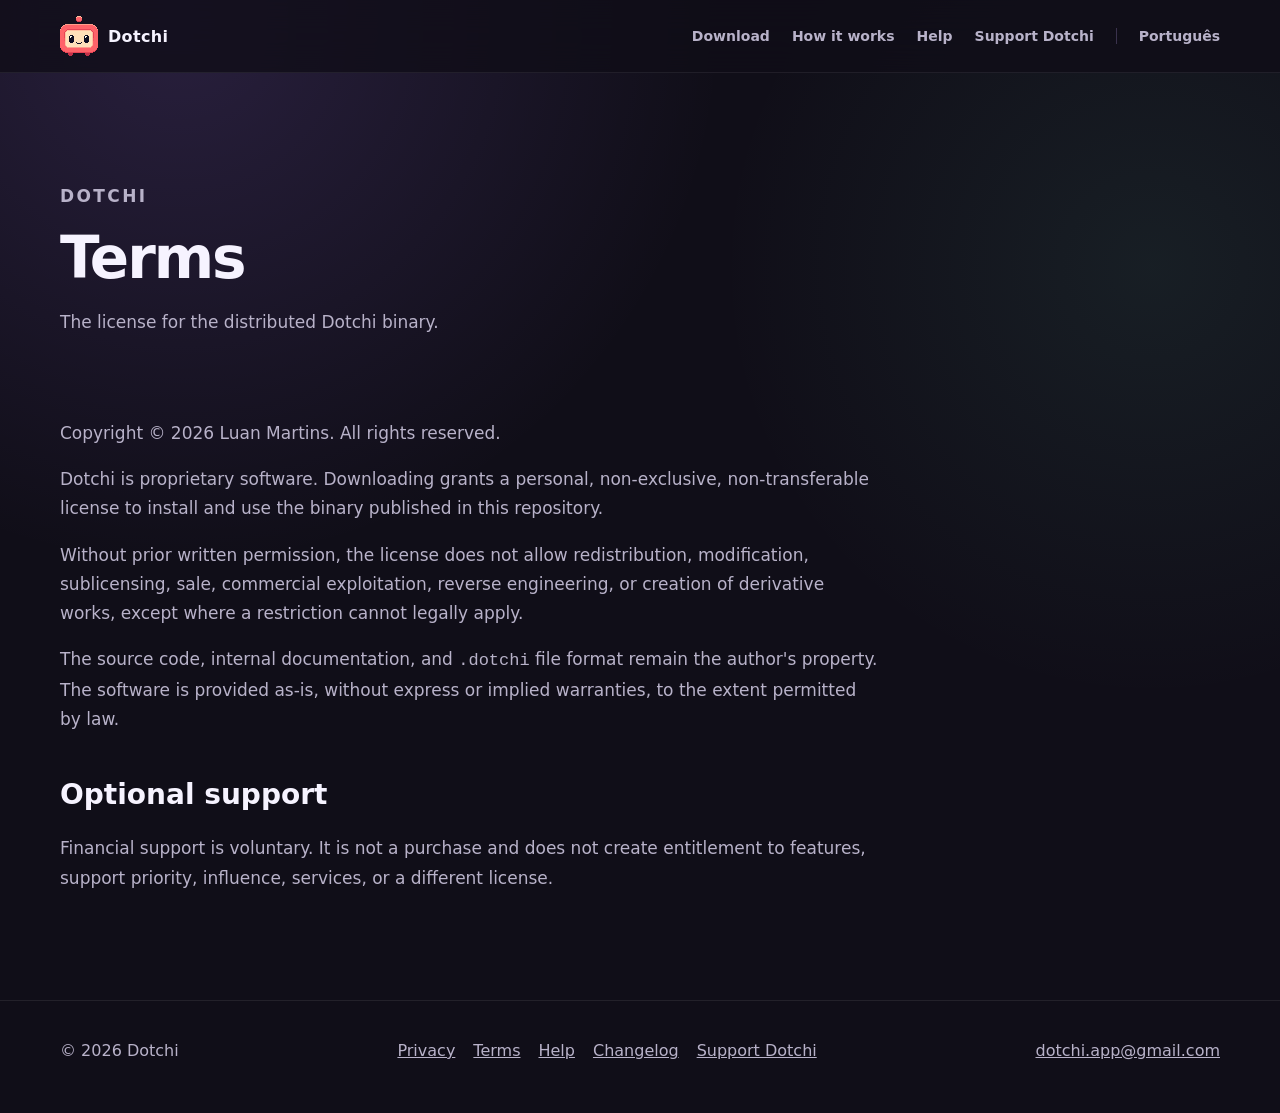
<file: docs/terms/index.html>
<!doctype html>
<html lang="en">
<head>
  <meta charset="utf-8">
  <meta name="viewport" content="width=device-width,initial-scale=1">
  <meta name="theme-color" content="#100e18">
  <meta name="description" content="The license for the distributed Dotchi binary.">
  <meta property="og:title" content="Terms — Dotchi">
  <meta property="og:description" content="The license for the distributed Dotchi binary.">
  <meta property="og:type" content="website">
  <title>Terms — Dotchi</title>
  <link rel="icon" href="../assets/dotchi-logo.png">
  <link rel="stylesheet" href="../assets/styles.css">
</head>
<body>
  <a class="skip" href="#main">Skip to content</a>
  <header class="site-header">
    <div class="shell nav-row">
      <a class="wordmark" href="../" aria-label="Dotchi">
        <img src="../assets/dotchi-logo.png" alt="" width="38" height="40"><span>Dotchi</span>
      </a>
      <button class="menu-trigger" type="button" data-menu-trigger aria-expanded="false">Menu</button>
      <nav class="nav-links" data-nav aria-label="Main navigation">
        <a href="../download/">Download</a>
        <a href="../#workflow">How it works</a>
        <a href="../help/">Help</a>
        <a href="../support/">Support Dotchi</a>
        <a class="language" hreflang="pt-BR" href="../pt-br/">Português</a>
      </nav>
    </div>
  </header>
  <main id="main"><div class="shell"><header class="page-hero"><p class="eyebrow">Dotchi</p><h1>Terms</h1><p>The license for the distributed Dotchi binary.</p></header><article class="prose"><p>Copyright © 2026 Luan Martins. All rights reserved.</p><p>Dotchi is proprietary software. Downloading grants a personal, non-exclusive, non-transferable license to install and use the binary published in this repository.</p><p>Without prior written permission, the license does not allow redistribution, modification, sublicensing, sale, commercial exploitation, reverse engineering, or creation of derivative works, except where a restriction cannot legally apply.</p><p>The source code, internal documentation, and <code>.dotchi</code> file format remain the author's property. The software is provided as-is, without express or implied warranties, to the extent permitted by law.</p><h2>Optional support</h2><p>Financial support is voluntary. It is not a purchase and does not create entitlement to features, support priority, influence, services, or a different license.</p></article></div></main>
  <footer class="site-footer">
    <div class="shell footer-row">
      <span>© 2026 Dotchi</span>
      <div class="footer-links"><a href="../privacy/">Privacy</a><a href="../terms/">Terms</a><a href="../help/">Help</a><a href="../changelog/">Changelog</a><a href="../support/">Support Dotchi</a></div>
      <a href="mailto:dotchi.app@gmail.com">dotchi.app@gmail.com</a>
    </div>
  </footer>
  <script src="../assets/site.js" defer></script>
</body>
</html>
</file>
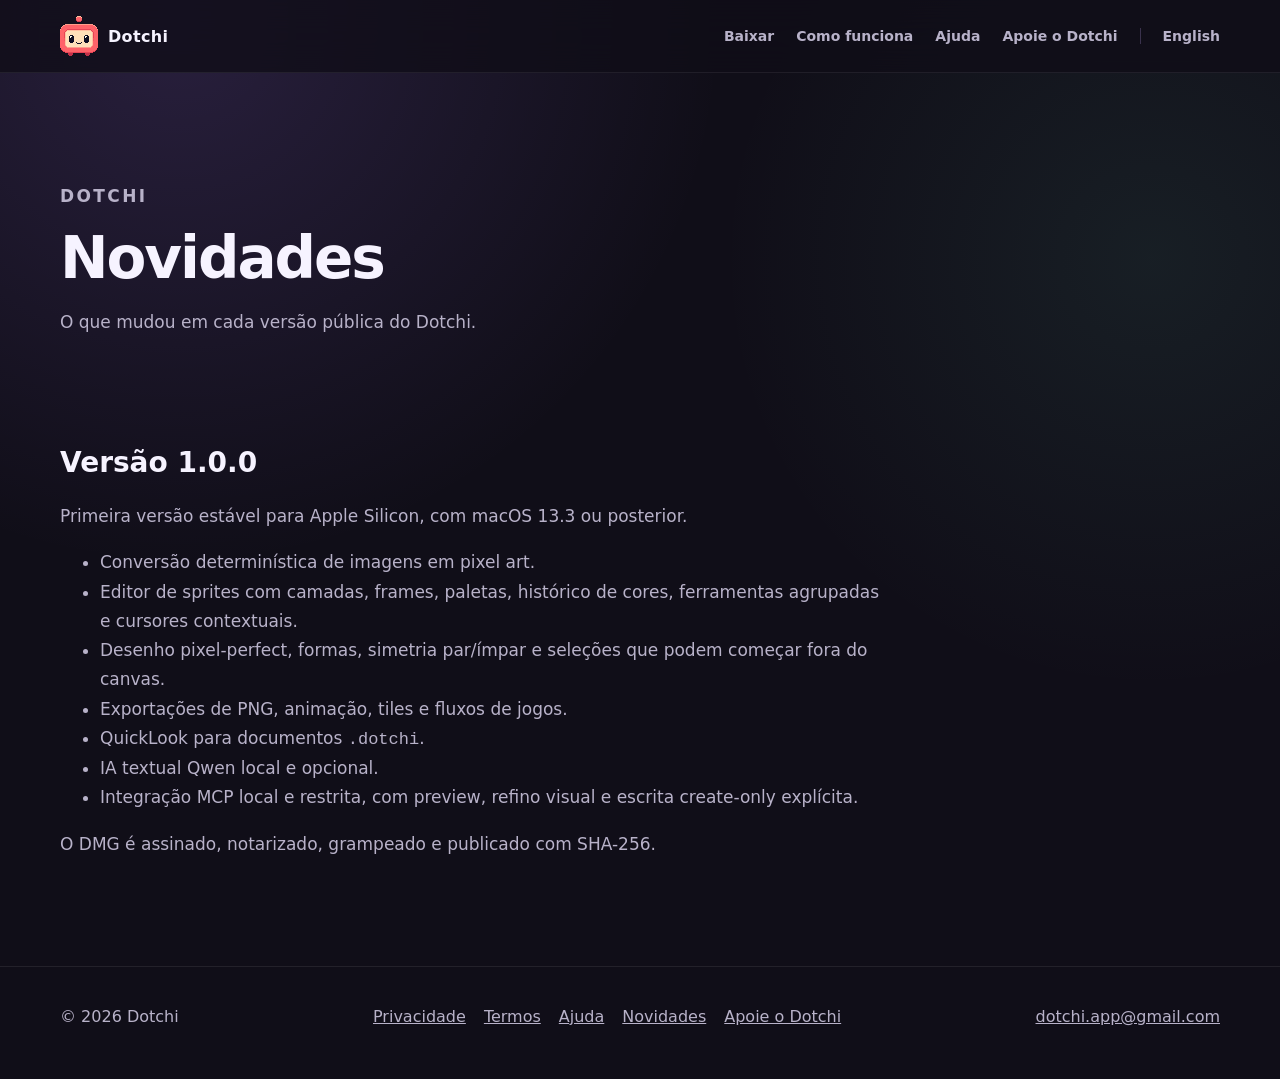
<file: docs/pt-br/changelog/index.html>
<!doctype html>
<html lang="pt-BR">
<head>
  <meta charset="utf-8">
  <meta name="viewport" content="width=device-width,initial-scale=1">
  <meta name="theme-color" content="#100e18">
  <meta name="description" content="O que mudou em cada versão pública do Dotchi.">
  <meta property="og:title" content="Novidades — Dotchi">
  <meta property="og:description" content="O que mudou em cada versão pública do Dotchi.">
  <meta property="og:type" content="website">
  <title>Novidades — Dotchi</title>
  <link rel="icon" href="../../assets/dotchi-logo.png">
  <link rel="stylesheet" href="../../assets/styles.css">
</head>
<body>
  <a class="skip" href="#main">Pular para o conteúdo</a>
  <header class="site-header">
    <div class="shell nav-row">
      <a class="wordmark" href="../" aria-label="Dotchi">
        <img src="../../assets/dotchi-logo.png" alt="" width="38" height="40"><span>Dotchi</span>
      </a>
      <button class="menu-trigger" type="button" data-menu-trigger aria-expanded="false">Menu</button>
      <nav class="nav-links" data-nav aria-label="Navegação principal">
        <a href="../download/">Baixar</a>
        <a href="../#como-funciona">Como funciona</a>
        <a href="../help/">Ajuda</a>
        <a href="../support/">Apoie o Dotchi</a>
        <a class="language" hreflang="en" href="../../changelog/">English</a>
      </nav>
    </div>
  </header>
  <main id="main"><div class="shell"><header class="page-hero"><p class="eyebrow">Dotchi</p><h1>Novidades</h1><p>O que mudou em cada versão pública do Dotchi.</p></header><article class="prose"><h2>Versão 1.0.0</h2><p>Primeira versão estável para Apple Silicon, com macOS 13.3 ou posterior.</p><ul><li>Conversão determinística de imagens em pixel art.</li><li>Editor de sprites com camadas, frames, paletas, histórico de cores, ferramentas agrupadas e cursores contextuais.</li><li>Desenho pixel-perfect, formas, simetria par/ímpar e seleções que podem começar fora do canvas.</li><li>Exportações de PNG, animação, tiles e fluxos de jogos.</li><li>QuickLook para documentos <code>.dotchi</code>.</li><li>IA textual Qwen local e opcional.</li><li>Integração MCP local e restrita, com preview, refino visual e escrita create-only explícita.</li></ul><p>O DMG é assinado, notarizado, grampeado e publicado com SHA-256.</p></article></div></main>
  <footer class="site-footer">
    <div class="shell footer-row">
      <span>© 2026 Dotchi</span>
      <div class="footer-links"><a href="../privacy/">Privacidade</a><a href="../terms/">Termos</a><a href="../help/">Ajuda</a><a href="../changelog/">Novidades</a><a href="../support/">Apoie o Dotchi</a></div>
      <a href="mailto:dotchi.app@gmail.com">dotchi.app@gmail.com</a>
    </div>
  </footer>
  <script src="../../assets/site.js" defer></script>
</body>
</html>
</file>
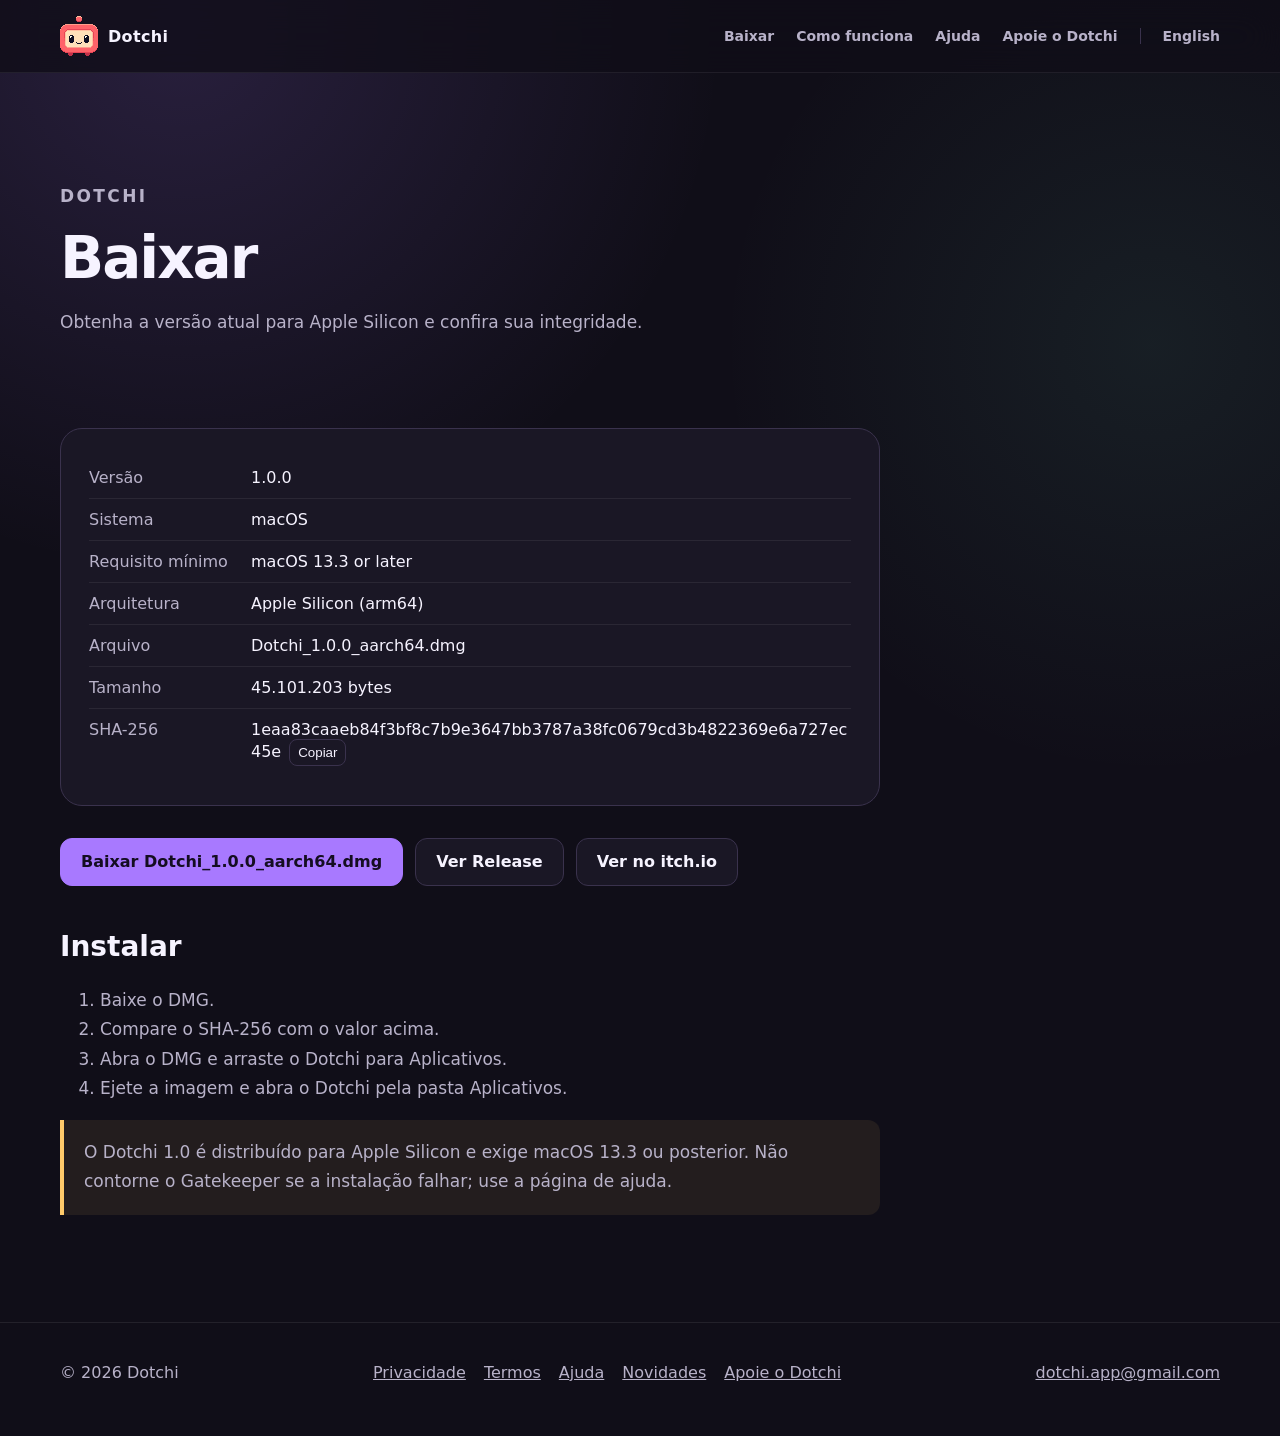
<file: docs/pt-br/download/index.html>
<!doctype html>
<html lang="pt-BR">
<head>
  <meta charset="utf-8">
  <meta name="viewport" content="width=device-width,initial-scale=1">
  <meta name="theme-color" content="#100e18">
  <meta name="description" content="Obtenha a versão atual para Apple Silicon e confira sua integridade.">
  <meta property="og:title" content="Baixar — Dotchi">
  <meta property="og:description" content="Obtenha a versão atual para Apple Silicon e confira sua integridade.">
  <meta property="og:type" content="website">
  <title>Baixar — Dotchi</title>
  <link rel="icon" href="../../assets/dotchi-logo.png">
  <link rel="stylesheet" href="../../assets/styles.css">
</head>
<body>
  <a class="skip" href="#main">Pular para o conteúdo</a>
  <header class="site-header">
    <div class="shell nav-row">
      <a class="wordmark" href="../" aria-label="Dotchi">
        <img src="../../assets/dotchi-logo.png" alt="" width="38" height="40"><span>Dotchi</span>
      </a>
      <button class="menu-trigger" type="button" data-menu-trigger aria-expanded="false">Menu</button>
      <nav class="nav-links" data-nav aria-label="Navegação principal">
        <a href="../download/">Baixar</a>
        <a href="../#como-funciona">Como funciona</a>
        <a href="../help/">Ajuda</a>
        <a href="../support/">Apoie o Dotchi</a>
        <a class="language" hreflang="en" href="../../download/">English</a>
      </nav>
    </div>
  </header>
  <main id="main"><div class="shell"><header class="page-hero"><p class="eyebrow">Dotchi</p><h1>Baixar</h1><p>Obtenha a versão atual para Apple Silicon e confira sua integridade.</p></header><article class="prose"><dl class="release-box"><div class="release-row"><dt>Versão</dt><dd>1.0.0</dd></div><div class="release-row"><dt>Sistema</dt><dd>macOS</dd></div><div class="release-row"><dt>Requisito mínimo</dt><dd>macOS 13.3 or later</dd></div><div class="release-row"><dt>Arquitetura</dt><dd>Apple Silicon (arm64)</dd></div><div class="release-row"><dt>Arquivo</dt><dd>Dotchi_1.0.0_aarch64.dmg</dd></div><div class="release-row"><dt>Tamanho</dt><dd>45.101.203 bytes</dd></div><div class="release-row"><dt>SHA-256</dt><dd>1eaa83caaeb84f3bf8c7b9e3647bb3787a38fc0679cd3b4822369e6a727ec45e<button class="copy" type="button" data-copy="1eaa83caaeb84f3bf8c7b9e3647bb3787a38fc0679cd3b4822369e6a727ec45e">Copiar</button></dd></div></dl><div class="actions"><a class="button primary" href="https://github.com/itsmeluan/dotchi-releases/releases/download/v1.0.0/Dotchi_1.0.0_aarch64.dmg">Baixar Dotchi_1.0.0_aarch64.dmg</a><a class="button" href="https://github.com/itsmeluan/dotchi-releases/releases/tag/v1.0.0">Ver Release</a><a class="button" href="https://dotchiapp.itch.io/dotchi">Ver no itch.io</a></div><h2>Instalar</h2><ol><li>Baixe o DMG.</li><li>Compare o SHA-256 com o valor acima.</li><li>Abra o DMG e arraste o Dotchi para Aplicativos.</li><li>Ejete a imagem e abra o Dotchi pela pasta Aplicativos.</li></ol><p class="notice">O Dotchi 1.0 é distribuído para Apple Silicon e exige macOS 13.3 ou posterior. Não contorne o Gatekeeper se a instalação falhar; use a página de ajuda.</p></article></div></main>
  <footer class="site-footer">
    <div class="shell footer-row">
      <span>© 2026 Dotchi</span>
      <div class="footer-links"><a href="../privacy/">Privacidade</a><a href="../terms/">Termos</a><a href="../help/">Ajuda</a><a href="../changelog/">Novidades</a><a href="../support/">Apoie o Dotchi</a></div>
      <a href="mailto:dotchi.app@gmail.com">dotchi.app@gmail.com</a>
    </div>
  </footer>
  <script src="../../assets/site.js" defer></script>
</body>
</html>
</file>
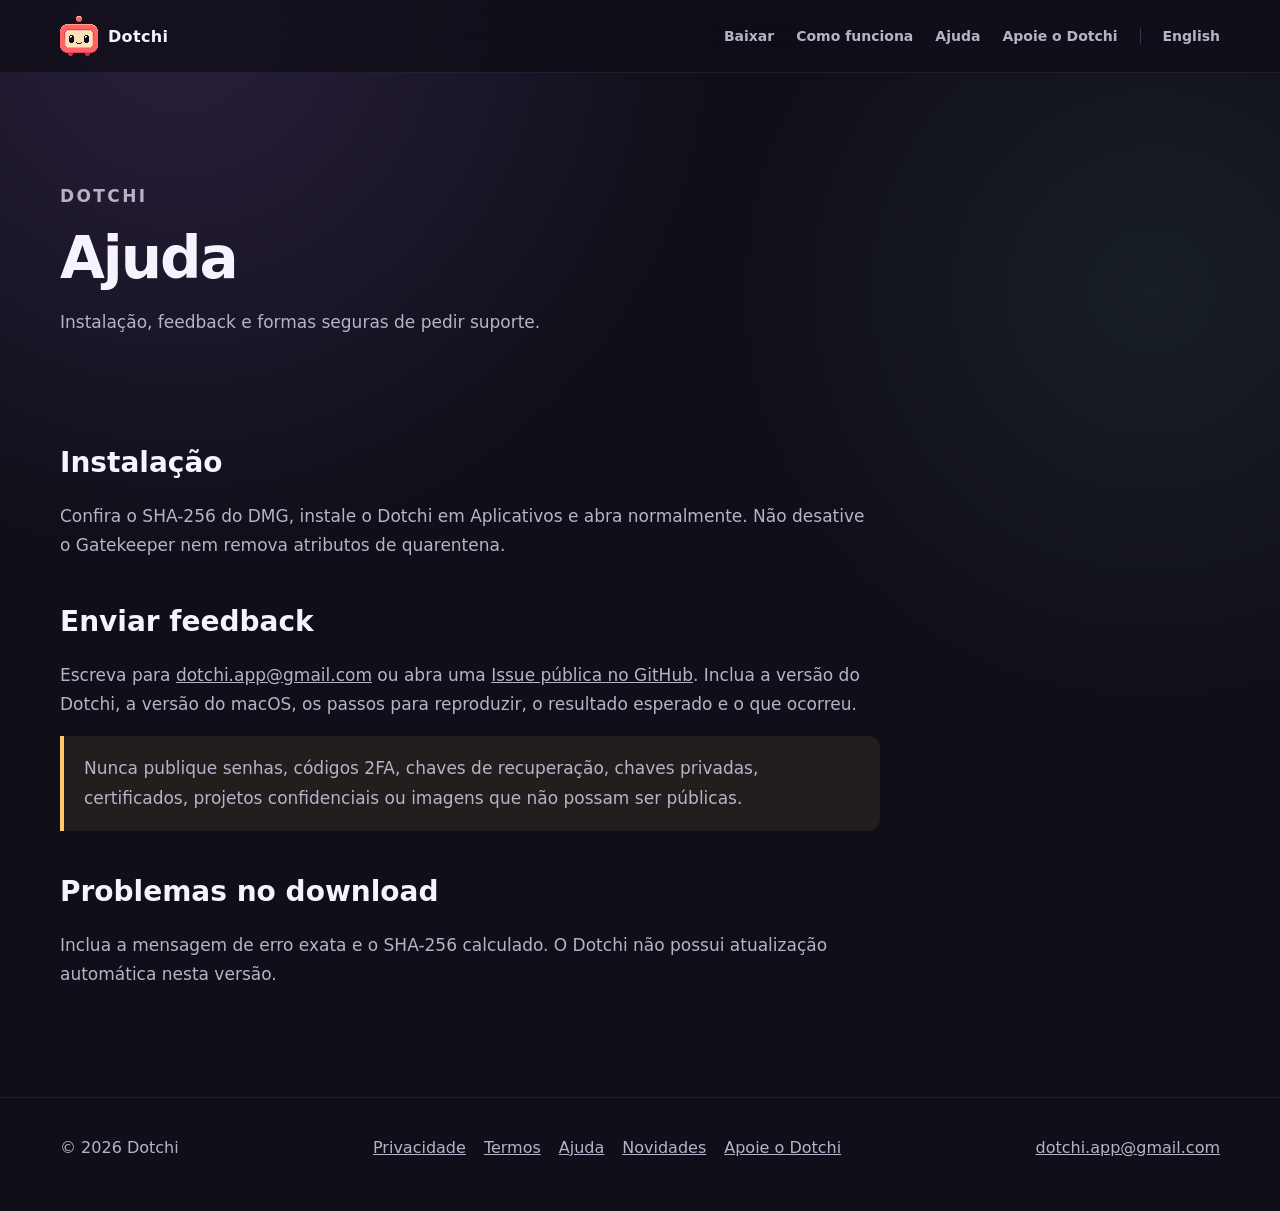
<file: docs/pt-br/help/index.html>
<!doctype html>
<html lang="pt-BR">
<head>
  <meta charset="utf-8">
  <meta name="viewport" content="width=device-width,initial-scale=1">
  <meta name="theme-color" content="#100e18">
  <meta name="description" content="Instalação, feedback e formas seguras de pedir suporte.">
  <meta property="og:title" content="Ajuda — Dotchi">
  <meta property="og:description" content="Instalação, feedback e formas seguras de pedir suporte.">
  <meta property="og:type" content="website">
  <title>Ajuda — Dotchi</title>
  <link rel="icon" href="../../assets/dotchi-logo.png">
  <link rel="stylesheet" href="../../assets/styles.css">
</head>
<body>
  <a class="skip" href="#main">Pular para o conteúdo</a>
  <header class="site-header">
    <div class="shell nav-row">
      <a class="wordmark" href="../" aria-label="Dotchi">
        <img src="../../assets/dotchi-logo.png" alt="" width="38" height="40"><span>Dotchi</span>
      </a>
      <button class="menu-trigger" type="button" data-menu-trigger aria-expanded="false">Menu</button>
      <nav class="nav-links" data-nav aria-label="Navegação principal">
        <a href="../download/">Baixar</a>
        <a href="../#como-funciona">Como funciona</a>
        <a href="../help/">Ajuda</a>
        <a href="../support/">Apoie o Dotchi</a>
        <a class="language" hreflang="en" href="../../help/">English</a>
      </nav>
    </div>
  </header>
  <main id="main"><div class="shell"><header class="page-hero"><p class="eyebrow">Dotchi</p><h1>Ajuda</h1><p>Instalação, feedback e formas seguras de pedir suporte.</p></header><article class="prose"><h2>Instalação</h2><p>Confira o SHA-256 do DMG, instale o Dotchi em Aplicativos e abra normalmente. Não desative o Gatekeeper nem remova atributos de quarentena.</p><h2 id="feedback">Enviar feedback</h2><p>Escreva para <a href="mailto:dotchi.app@gmail.com?subject=Feedback%20do%20Dotchi">dotchi.app@gmail.com</a> ou abra uma <a href="https://github.com/itsmeluan/dotchi-releases/issues/new">Issue pública no GitHub</a>. Inclua a versão do Dotchi, a versão do macOS, os passos para reproduzir, o resultado esperado e o que ocorreu.</p><p class="notice">Nunca publique senhas, códigos 2FA, chaves de recuperação, chaves privadas, certificados, projetos confidenciais ou imagens que não possam ser públicas.</p><h2>Problemas no download</h2><p>Inclua a mensagem de erro exata e o SHA-256 calculado. O Dotchi não possui atualização automática nesta versão.</p></article></div></main>
  <footer class="site-footer">
    <div class="shell footer-row">
      <span>© 2026 Dotchi</span>
      <div class="footer-links"><a href="../privacy/">Privacidade</a><a href="../terms/">Termos</a><a href="../help/">Ajuda</a><a href="../changelog/">Novidades</a><a href="../support/">Apoie o Dotchi</a></div>
      <a href="mailto:dotchi.app@gmail.com">dotchi.app@gmail.com</a>
    </div>
  </footer>
  <script src="../../assets/site.js" defer></script>
</body>
</html>
</file>
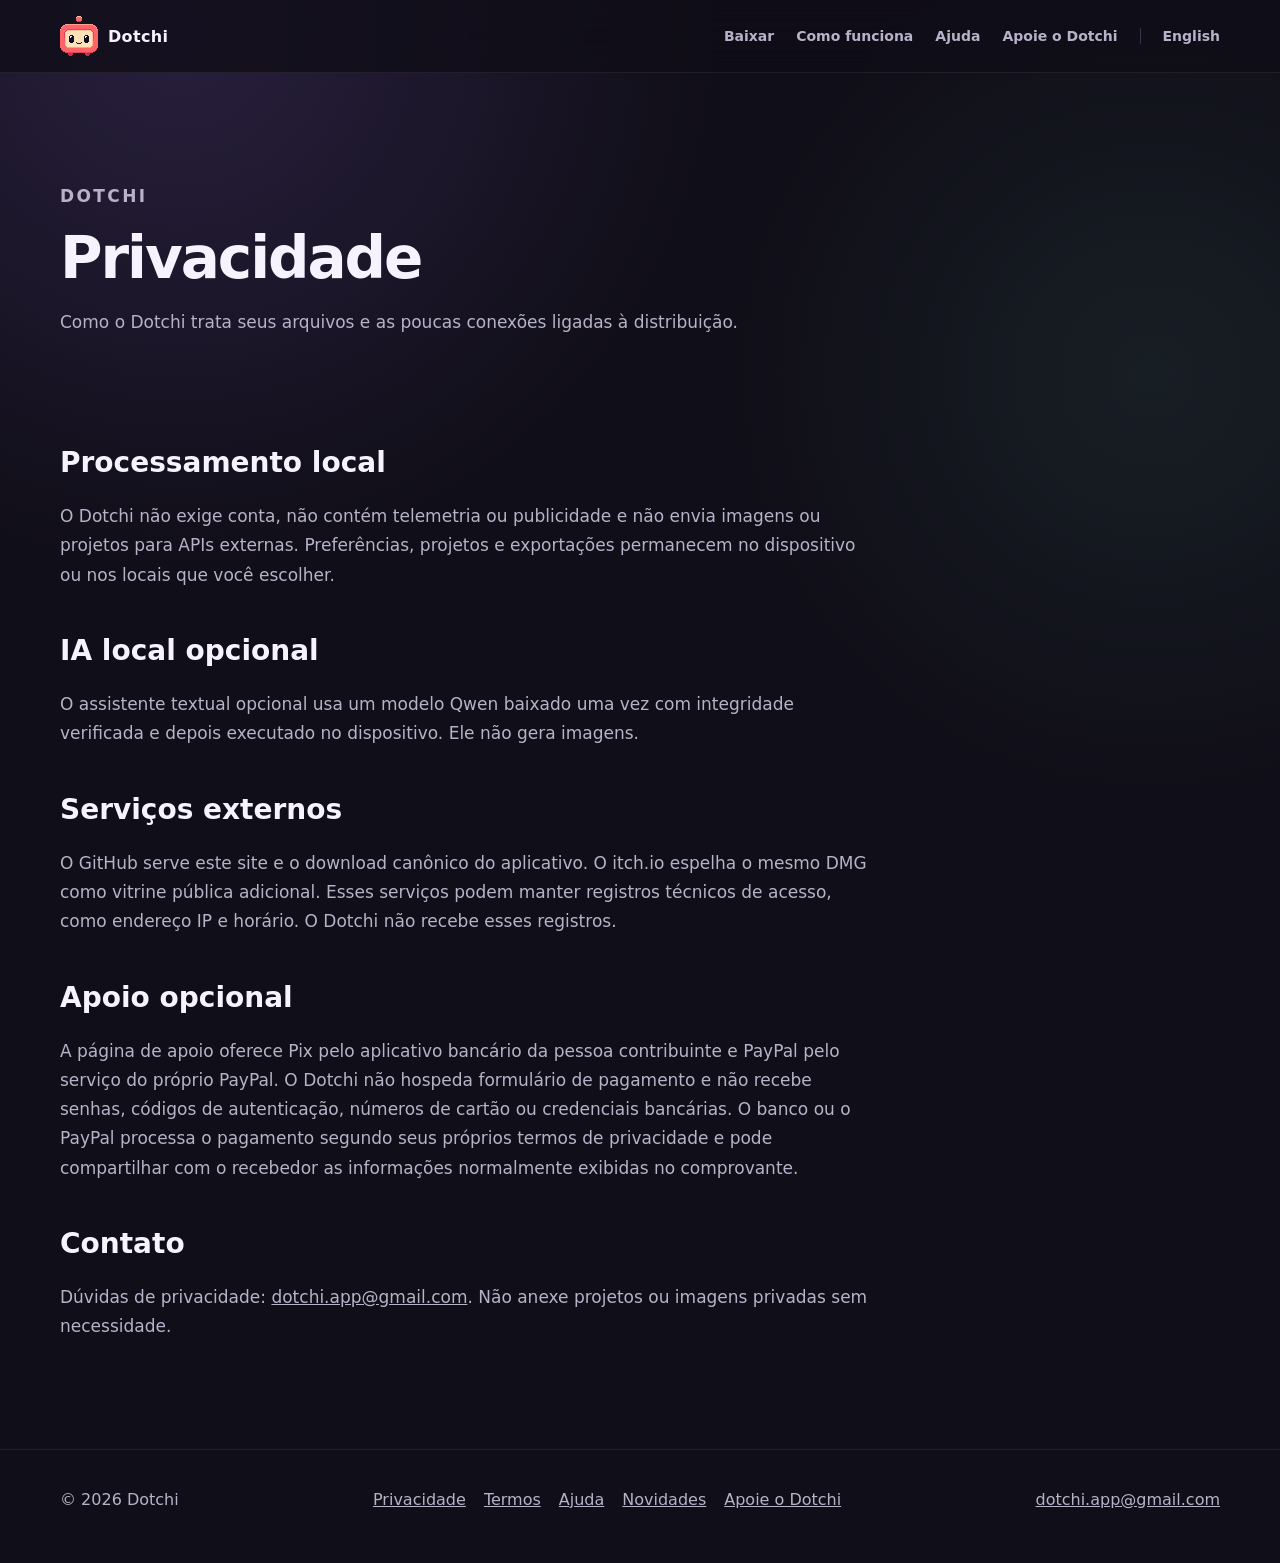
<file: docs/pt-br/privacy/index.html>
<!doctype html>
<html lang="pt-BR">
<head>
  <meta charset="utf-8">
  <meta name="viewport" content="width=device-width,initial-scale=1">
  <meta name="theme-color" content="#100e18">
  <meta name="description" content="Como o Dotchi trata seus arquivos e as poucas conexões ligadas à distribuição.">
  <meta property="og:title" content="Privacidade — Dotchi">
  <meta property="og:description" content="Como o Dotchi trata seus arquivos e as poucas conexões ligadas à distribuição.">
  <meta property="og:type" content="website">
  <title>Privacidade — Dotchi</title>
  <link rel="icon" href="../../assets/dotchi-logo.png">
  <link rel="stylesheet" href="../../assets/styles.css">
</head>
<body>
  <a class="skip" href="#main">Pular para o conteúdo</a>
  <header class="site-header">
    <div class="shell nav-row">
      <a class="wordmark" href="../" aria-label="Dotchi">
        <img src="../../assets/dotchi-logo.png" alt="" width="38" height="40"><span>Dotchi</span>
      </a>
      <button class="menu-trigger" type="button" data-menu-trigger aria-expanded="false">Menu</button>
      <nav class="nav-links" data-nav aria-label="Navegação principal">
        <a href="../download/">Baixar</a>
        <a href="../#como-funciona">Como funciona</a>
        <a href="../help/">Ajuda</a>
        <a href="../support/">Apoie o Dotchi</a>
        <a class="language" hreflang="en" href="../../privacy/">English</a>
      </nav>
    </div>
  </header>
  <main id="main"><div class="shell"><header class="page-hero"><p class="eyebrow">Dotchi</p><h1>Privacidade</h1><p>Como o Dotchi trata seus arquivos e as poucas conexões ligadas à distribuição.</p></header><article class="prose"><h2>Processamento local</h2><p>O Dotchi não exige conta, não contém telemetria ou publicidade e não envia imagens ou projetos para APIs externas. Preferências, projetos e exportações permanecem no dispositivo ou nos locais que você escolher.</p><h2>IA local opcional</h2><p>O assistente textual opcional usa um modelo Qwen baixado uma vez com integridade verificada e depois executado no dispositivo. Ele não gera imagens.</p><h2>Serviços externos</h2><p>O GitHub serve este site e o download canônico do aplicativo. O itch.io espelha o mesmo DMG como vitrine pública adicional. Esses serviços podem manter registros técnicos de acesso, como endereço IP e horário. O Dotchi não recebe esses registros.</p><h2>Apoio opcional</h2><p>A página de apoio oferece Pix pelo aplicativo bancário da pessoa contribuinte e PayPal pelo serviço do próprio PayPal. O Dotchi não hospeda formulário de pagamento e não recebe senhas, códigos de autenticação, números de cartão ou credenciais bancárias. O banco ou o PayPal processa o pagamento segundo seus próprios termos de privacidade e pode compartilhar com o recebedor as informações normalmente exibidas no comprovante.</p><h2>Contato</h2><p>Dúvidas de privacidade: <a href="mailto:dotchi.app@gmail.com">dotchi.app@gmail.com</a>. Não anexe projetos ou imagens privadas sem necessidade.</p></article></div></main>
  <footer class="site-footer">
    <div class="shell footer-row">
      <span>© 2026 Dotchi</span>
      <div class="footer-links"><a href="../privacy/">Privacidade</a><a href="../terms/">Termos</a><a href="../help/">Ajuda</a><a href="../changelog/">Novidades</a><a href="../support/">Apoie o Dotchi</a></div>
      <a href="mailto:dotchi.app@gmail.com">dotchi.app@gmail.com</a>
    </div>
  </footer>
  <script src="../../assets/site.js" defer></script>
</body>
</html>
</file>
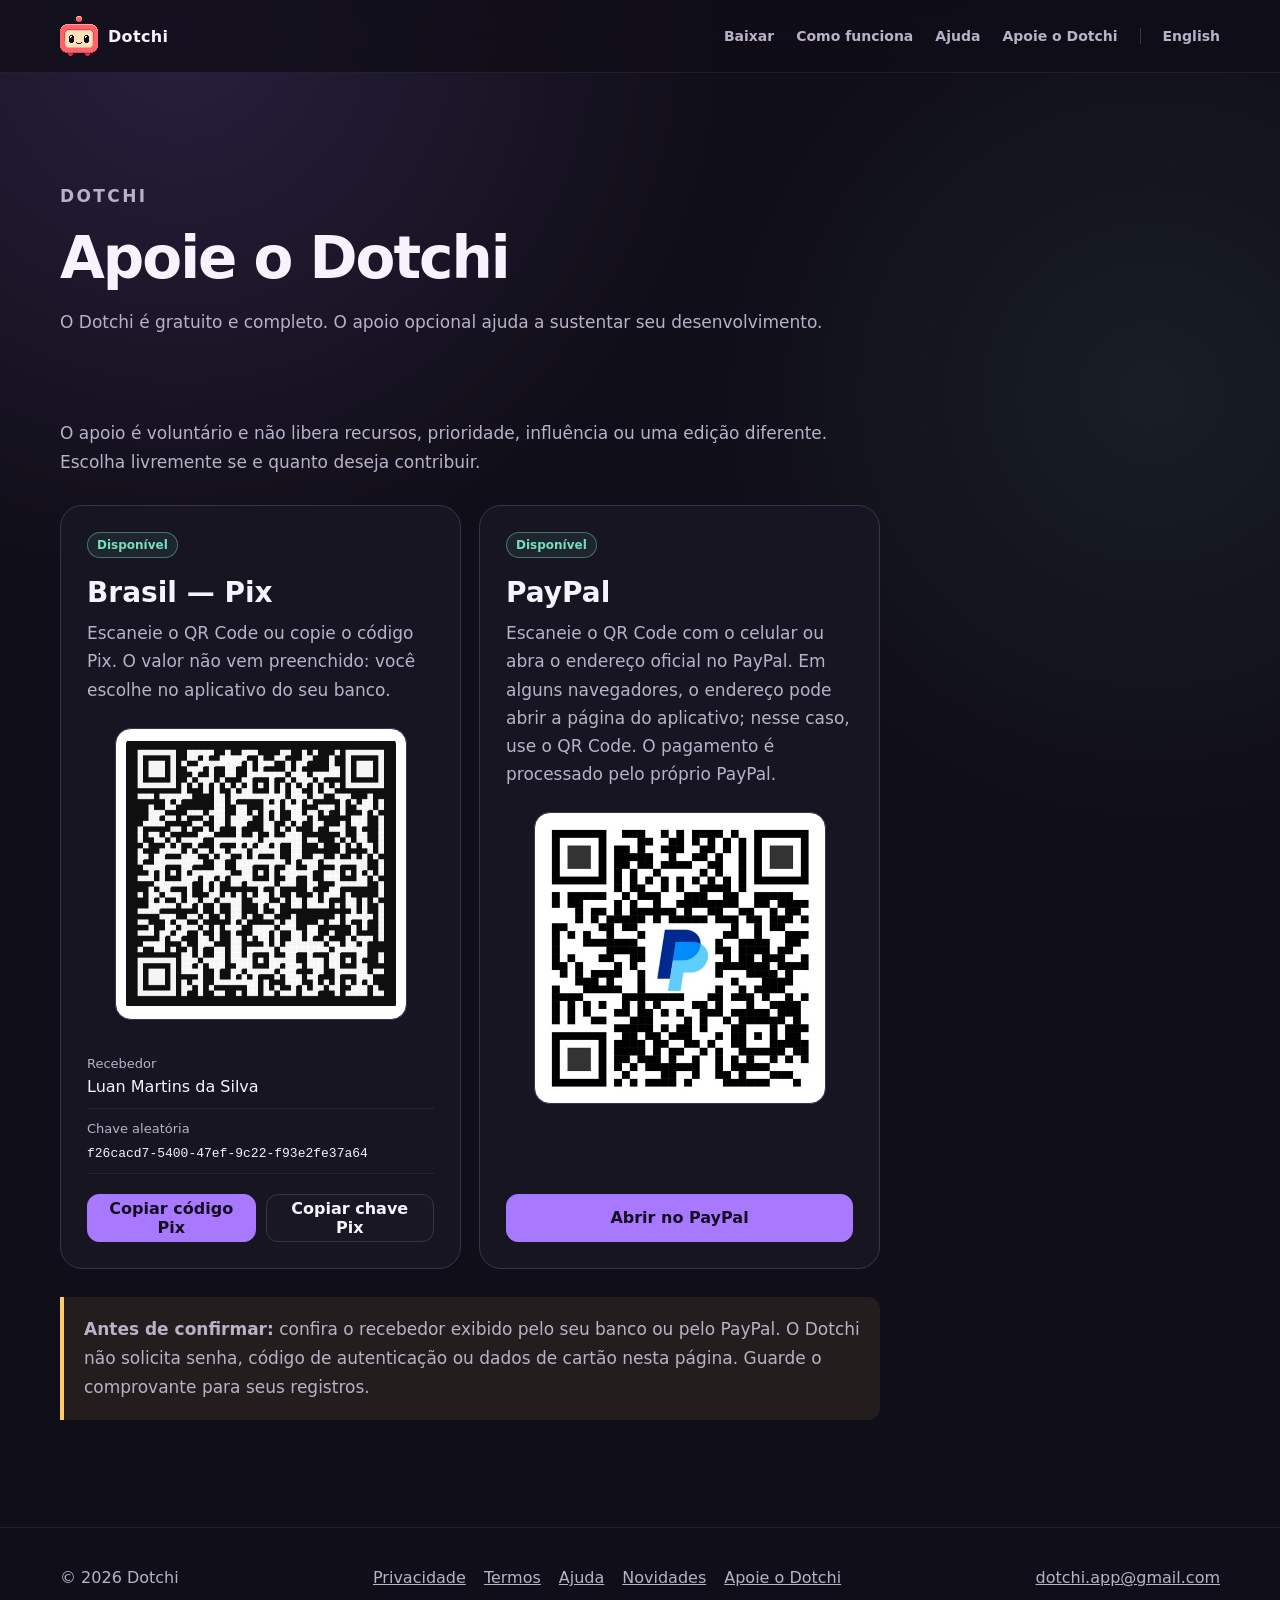
<file: docs/pt-br/support/index.html>
<!doctype html>
<html lang="pt-BR">
<head>
  <meta charset="utf-8">
  <meta name="viewport" content="width=device-width,initial-scale=1">
  <meta name="theme-color" content="#100e18">
  <meta name="description" content="O Dotchi é gratuito e completo. O apoio opcional ajuda a sustentar seu desenvolvimento.">
  <meta property="og:title" content="Apoie o Dotchi — Dotchi">
  <meta property="og:description" content="O Dotchi é gratuito e completo. O apoio opcional ajuda a sustentar seu desenvolvimento.">
  <meta property="og:type" content="website">
  <title>Apoie o Dotchi — Dotchi</title>
  <link rel="icon" href="../../assets/dotchi-logo.png">
  <link rel="stylesheet" href="../../assets/styles.css">
</head>
<body>
  <a class="skip" href="#main">Pular para o conteúdo</a>
  <header class="site-header">
    <div class="shell nav-row">
      <a class="wordmark" href="../" aria-label="Dotchi">
        <img src="../../assets/dotchi-logo.png" alt="" width="38" height="40"><span>Dotchi</span>
      </a>
      <button class="menu-trigger" type="button" data-menu-trigger aria-expanded="false">Menu</button>
      <nav class="nav-links" data-nav aria-label="Navegação principal">
        <a href="../download/">Baixar</a>
        <a href="../#como-funciona">Como funciona</a>
        <a href="../help/">Ajuda</a>
        <a href="../support/">Apoie o Dotchi</a>
        <a class="language" hreflang="en" href="../../support/">English</a>
      </nav>
    </div>
  </header>
  <main id="main"><div class="shell"><header class="page-hero"><p class="eyebrow">Dotchi</p><h1>Apoie o Dotchi</h1><p>O Dotchi é gratuito e completo. O apoio opcional ajuda a sustentar seu desenvolvimento.</p></header><article class="prose">
    <p>O apoio é voluntário e não libera recursos, prioridade, influência ou uma edição diferente. Escolha livremente se e quanto deseja contribuir.</p>
    <div class="support-grid">
      <article class="card support-card">
        <span class="status active">Disponível</span>
        <h2>Brasil — Pix</h2>
        <p>Escaneie o QR Code ou copie o código Pix. O valor não vem preenchido: você escolhe no aplicativo do seu banco.</p>
        <img class="payment-qr" src="../../assets/pix-qr.png" width="444" height="436" alt="QR Code Pix para apoiar o Dotchi">
        <dl class="payment-details">
          <div><dt>Recebedor</dt><dd>Luan Martins da Silva</dd></div>
          <div><dt>Chave aleatória</dt><dd><code>f26cacd7-5400-47ef-9c22-f93e2fe37a64</code></dd></div>
        </dl>
        <div class="payment-actions">
          <button class="button primary" type="button" data-copy="00020126580014BR.GOV.BCB.PIX0136f26cacd7-5400-47ef-9c22-f93e2fe37a645204000053039865802BR5921Luan Martins da Silva6009SAO PAULO62140510dCzTGEfHkS63049639" aria-live="polite">Copiar código Pix</button>
          <button class="button" type="button" data-copy="f26cacd7-5400-47ef-9c22-f93e2fe37a64" aria-live="polite">Copiar chave Pix</button>
        </div>
      </article>
      <article class="card support-card">
        <span class="status active">Disponível</span>
        <h2>PayPal</h2>
        <p>Escaneie o QR Code com o celular ou abra o endereço oficial no PayPal. Em alguns navegadores, o endereço pode abrir a página do aplicativo; nesse caso, use o QR Code. O pagamento é processado pelo próprio PayPal.</p>
        <img class="payment-qr" src="../../assets/paypal-qr.jpg" width="533" height="535" alt="QR Code do PayPal para apoiar o Dotchi">
        <div class="payment-actions single">
          <a class="button primary" href="https://www.paypal.com/qrcodes/p2pqrc/TQ84K5F2U3HC6" target="_blank" rel="noopener noreferrer">Abrir no PayPal</a>
        </div>
      </article>
    </div>
    <p class="notice"><strong>Antes de confirmar:</strong> confira o recebedor exibido pelo seu banco ou pelo PayPal. O Dotchi não solicita senha, código de autenticação ou dados de cartão nesta página. Guarde o comprovante para seus registros.</p></article></div></main>
  <footer class="site-footer">
    <div class="shell footer-row">
      <span>© 2026 Dotchi</span>
      <div class="footer-links"><a href="../privacy/">Privacidade</a><a href="../terms/">Termos</a><a href="../help/">Ajuda</a><a href="../changelog/">Novidades</a><a href="../support/">Apoie o Dotchi</a></div>
      <a href="mailto:dotchi.app@gmail.com">dotchi.app@gmail.com</a>
    </div>
  </footer>
  <script src="../../assets/site.js" defer></script>
</body>
</html>
</file>
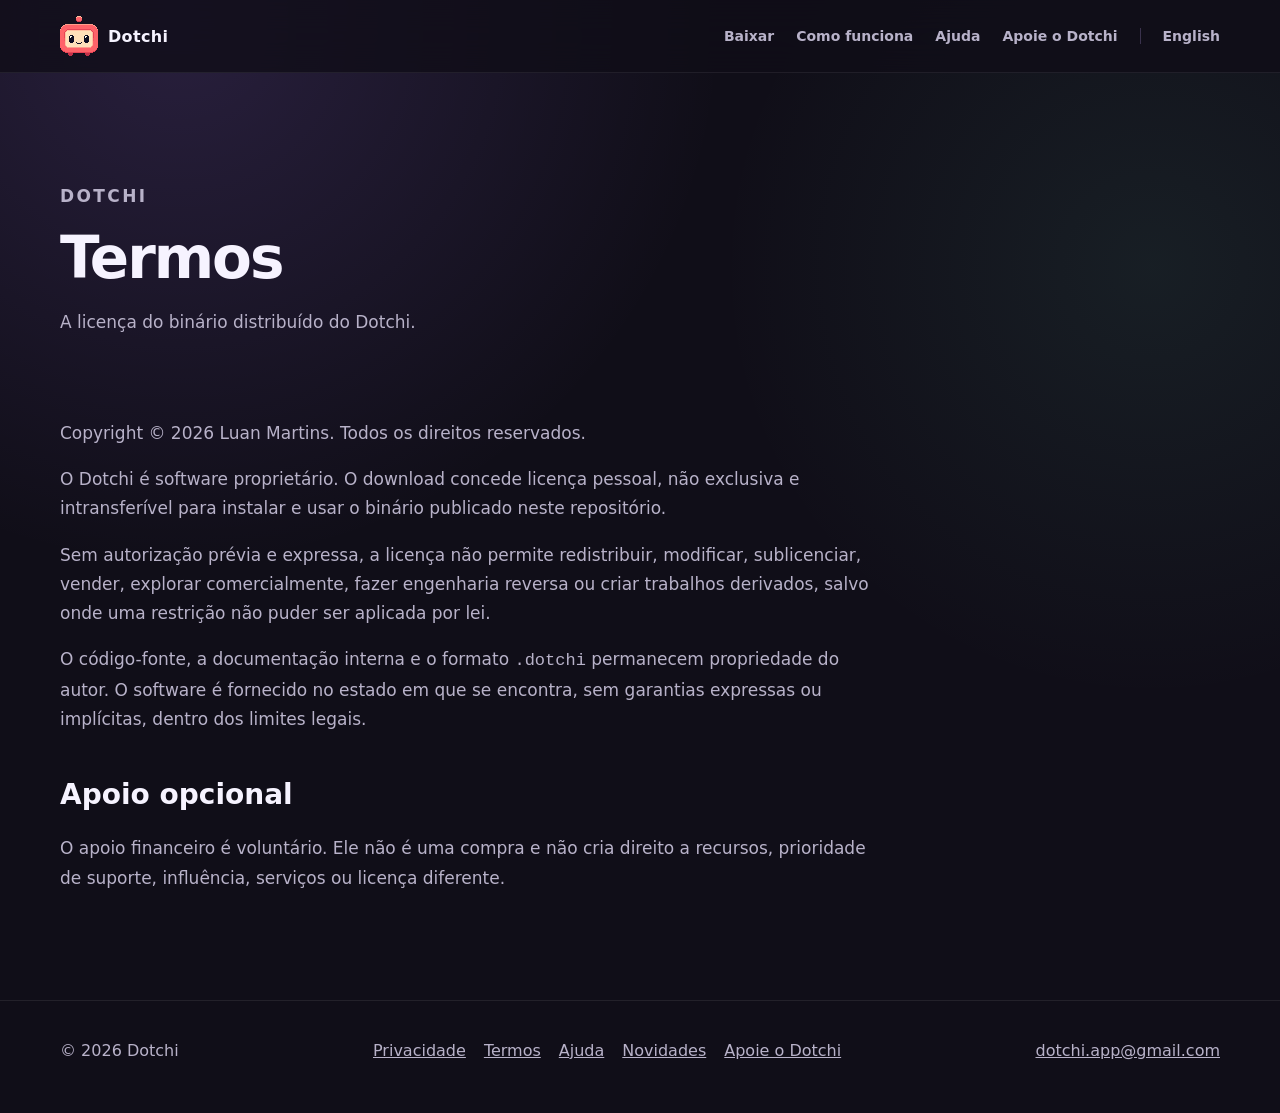
<file: docs/pt-br/terms/index.html>
<!doctype html>
<html lang="pt-BR">
<head>
  <meta charset="utf-8">
  <meta name="viewport" content="width=device-width,initial-scale=1">
  <meta name="theme-color" content="#100e18">
  <meta name="description" content="A licença do binário distribuído do Dotchi.">
  <meta property="og:title" content="Termos — Dotchi">
  <meta property="og:description" content="A licença do binário distribuído do Dotchi.">
  <meta property="og:type" content="website">
  <title>Termos — Dotchi</title>
  <link rel="icon" href="../../assets/dotchi-logo.png">
  <link rel="stylesheet" href="../../assets/styles.css">
</head>
<body>
  <a class="skip" href="#main">Pular para o conteúdo</a>
  <header class="site-header">
    <div class="shell nav-row">
      <a class="wordmark" href="../" aria-label="Dotchi">
        <img src="../../assets/dotchi-logo.png" alt="" width="38" height="40"><span>Dotchi</span>
      </a>
      <button class="menu-trigger" type="button" data-menu-trigger aria-expanded="false">Menu</button>
      <nav class="nav-links" data-nav aria-label="Navegação principal">
        <a href="../download/">Baixar</a>
        <a href="../#como-funciona">Como funciona</a>
        <a href="../help/">Ajuda</a>
        <a href="../support/">Apoie o Dotchi</a>
        <a class="language" hreflang="en" href="../../terms/">English</a>
      </nav>
    </div>
  </header>
  <main id="main"><div class="shell"><header class="page-hero"><p class="eyebrow">Dotchi</p><h1>Termos</h1><p>A licença do binário distribuído do Dotchi.</p></header><article class="prose"><p>Copyright © 2026 Luan Martins. Todos os direitos reservados.</p><p>O Dotchi é software proprietário. O download concede licença pessoal, não exclusiva e intransferível para instalar e usar o binário publicado neste repositório.</p><p>Sem autorização prévia e expressa, a licença não permite redistribuir, modificar, sublicenciar, vender, explorar comercialmente, fazer engenharia reversa ou criar trabalhos derivados, salvo onde uma restrição não puder ser aplicada por lei.</p><p>O código-fonte, a documentação interna e o formato <code>.dotchi</code> permanecem propriedade do autor. O software é fornecido no estado em que se encontra, sem garantias expressas ou implícitas, dentro dos limites legais.</p><h2>Apoio opcional</h2><p>O apoio financeiro é voluntário. Ele não é uma compra e não cria direito a recursos, prioridade de suporte, influência, serviços ou licença diferente.</p></article></div></main>
  <footer class="site-footer">
    <div class="shell footer-row">
      <span>© 2026 Dotchi</span>
      <div class="footer-links"><a href="../privacy/">Privacidade</a><a href="../terms/">Termos</a><a href="../help/">Ajuda</a><a href="../changelog/">Novidades</a><a href="../support/">Apoie o Dotchi</a></div>
      <a href="mailto:dotchi.app@gmail.com">dotchi.app@gmail.com</a>
    </div>
  </footer>
  <script src="../../assets/site.js" defer></script>
</body>
</html>
</file>
<file: docs/assets/styles.css>
:root {
  color-scheme: dark;
  --ink: #f6f3ff;
  --muted: #b8b2c9;
  --bg: #100e18;
  --panel: #1a1725;
  --panel-2: #231e32;
  --line: #3a324d;
  --violet: #a879ff;
  --violet-2: #d7c2ff;
  --mint: #72e0ba;
  --amber: #ffca6a;
  --danger: #ff8d9d;
  --shadow: 0 24px 70px rgba(0, 0, 0, .34);
  --radius: 22px;
  font-family: Inter, ui-sans-serif, system-ui, -apple-system, BlinkMacSystemFont, "Segoe UI", sans-serif;
}

* { box-sizing: border-box; }
html { scroll-behavior: smooth; background: var(--bg); }
body { margin: 0; color: var(--ink); background:
  radial-gradient(circle at 14% 2%, rgba(168,121,255,.16), transparent 34rem),
  radial-gradient(circle at 90% 24%, rgba(114,224,186,.08), transparent 27rem), var(--bg); }
a { color: inherit; }
img { max-width: 100%; }
.shell { width: min(1160px, calc(100% - 40px)); margin: 0 auto; }
.skip { position: fixed; left: 12px; top: -80px; z-index: 9; background: var(--ink); color: var(--bg); padding: 10px 14px; border-radius: 8px; }
.skip:focus { top: 12px; }
.site-header { position: sticky; top: 0; z-index: 5; backdrop-filter: blur(18px); background: rgba(16,14,24,.78); border-bottom: 1px solid rgba(255,255,255,.07); }
.nav-row { min-height: 72px; display: flex; align-items: center; justify-content: space-between; gap: 24px; }
.wordmark { display: inline-flex; align-items: center; gap: 10px; text-decoration: none; font-weight: 850; letter-spacing: .02em; }
.wordmark img { width: 38px; height: 40px; object-fit: contain; image-rendering: pixelated; }
.nav-links { display: flex; align-items: center; gap: 22px; font-size: 14px; font-weight: 700; }
.nav-links a { color: var(--muted); text-decoration: none; }
.nav-links a:hover, .nav-links a:focus-visible { color: var(--ink); }
.language { border-left: 1px solid var(--line); padding-left: 22px; }
.menu-trigger { display: none; border: 1px solid var(--line); background: var(--panel); color: var(--ink); border-radius: 10px; padding: 8px 11px; font: inherit; }
.hero { min-height: 690px; display: grid; grid-template-columns: 1.04fr .96fr; gap: 72px; align-items: center; padding: 72px 0 88px; }
.eyebrow { color: var(--mint); text-transform: uppercase; letter-spacing: .14em; font-size: 12px; font-weight: 850; }
h1 { font-size: clamp(44px, 6.8vw, 82px); line-height: .98; letter-spacing: -.055em; margin: 16px 0 24px; max-width: 780px; }
.lead { color: var(--muted); font-size: clamp(18px, 2vw, 23px); line-height: 1.55; max-width: 690px; }
.actions { display: flex; flex-wrap: wrap; gap: 12px; margin-top: 32px; }
.button { display: inline-flex; align-items: center; justify-content: center; min-height: 48px; padding: 0 20px; border-radius: 12px; border: 1px solid var(--line); color: var(--ink); text-decoration: none; font: inherit; font-weight: 850; background: var(--panel); cursor: pointer; }
.button.primary { background: var(--violet); color: #140d21; border-color: var(--violet); }
.button:hover { transform: translateY(-1px); filter: brightness(1.08); }
.trust-line { display: flex; gap: 16px; flex-wrap: wrap; margin-top: 22px; color: var(--muted); font-size: 13px; }
.trust-line span::before { content: "✓"; color: var(--mint); margin-right: 7px; font-weight: 900; }
.hero-visual { position: relative; min-height: 480px; display: grid; place-items: center; }
.pixel-grid { position: absolute; inset: 3% 0 0 4%; opacity: .23; background-image: linear-gradient(rgba(255,255,255,.16) 1px,transparent 1px),linear-gradient(90deg,rgba(255,255,255,.16) 1px,transparent 1px); background-size: 24px 24px; mask-image: linear-gradient(to bottom, #000, transparent 94%); }
.product-card { position: relative; width: min(100%, 500px); padding: 22px; border: 1px solid var(--line); background: linear-gradient(145deg, rgba(35,30,50,.98), rgba(22,19,32,.98)); border-radius: 28px; box-shadow: var(--shadow); transform: rotate(1.2deg); }
.product-card img { display: block; width: 100%; border-radius: 16px; border: 1px solid #4a4160; background: #100e18; }
.product-caption { display: flex; justify-content: space-between; gap: 12px; color: var(--muted); font-size: 13px; padding-top: 14px; }
.section { padding: 94px 0; border-top: 1px solid rgba(255,255,255,.07); }
.section h2, .page-hero h1 { font-size: clamp(34px, 5vw, 58px); line-height: 1.06; letter-spacing: -.035em; margin: 12px 0 18px; }
.section-head { max-width: 740px; margin-bottom: 42px; }
.section-head p, .page-hero p, .prose p, .prose li { color: var(--muted); font-size: 17px; line-height: 1.72; }
.grid-3 { display: grid; grid-template-columns: repeat(3,1fr); gap: 18px; }
.card { border: 1px solid var(--line); border-radius: var(--radius); background: rgba(26,23,37,.82); padding: 26px; }
.card h3 { font-size: 20px; margin: 14px 0 10px; }
.card p { color: var(--muted); line-height: 1.65; margin: 0; }
.icon { width: 40px; height: 40px; display: grid; place-items: center; border-radius: 10px; background: rgba(168,121,255,.16); color: var(--violet-2); font-weight: 900; }
.flow { counter-reset: flow; }
.flow .card::before { counter-increment: flow; content: "0" counter(flow); color: var(--mint); font-size: 12px; font-weight: 900; letter-spacing: .12em; }
.split { display: grid; grid-template-columns: 1fr 1fr; gap: 28px; align-items: stretch; }
.proof { min-height: 340px; display: grid; place-items: center; overflow: hidden; background: #0b0a10; }
.proof img { width: 100%; height: 100%; object-fit: contain; image-rendering: pixelated; }
.local { background: linear-gradient(135deg, rgba(168,121,255,.14), rgba(114,224,186,.08)); }
.page-hero { padding: 92px 0 48px; max-width: 820px; }
.prose { padding-bottom: 90px; max-width: 820px; }
.prose h2 { margin-top: 44px; font-size: 28px; }
.prose h3 { margin-top: 30px; }
.release-box { border: 1px solid var(--line); border-radius: var(--radius); padding: 28px; background: var(--panel); margin: 26px 0; }
.release-row { display: grid; grid-template-columns: 150px 1fr; gap: 12px; padding: 11px 0; border-bottom: 1px solid rgba(255,255,255,.07); }
.release-row:last-child { border: 0; }
.release-row dt { color: var(--muted); }
.release-row dd { margin: 0; overflow-wrap: anywhere; }
.copy { margin-left: 8px; border: 1px solid var(--line); border-radius: 8px; background: transparent; color: var(--ink); padding: 5px 8px; cursor: pointer; }
.notice { border-left: 4px solid var(--amber); background: rgba(255,202,106,.08); padding: 18px 20px; border-radius: 0 12px 12px 0; }
.support-grid { display: grid; grid-template-columns: repeat(2,1fr); gap: 18px; margin: 28px 0; }
.support-card { display: flex; flex-direction: column; align-items: stretch; }
.support-card h2 { margin: 18px 0 10px; }
.status { align-self: flex-start; display: inline-flex; border-radius: 999px; padding: 5px 9px; font-size: 12px; font-weight: 850; }
.status.active { color: var(--mint); border: 1px solid rgba(114,224,186,.42); background: rgba(114,224,186,.08); }
.payment-qr { display: block; width: min(100%, 292px); height: auto; aspect-ratio: 1; object-fit: contain; margin: 24px auto; padding: 10px; border: 1px solid var(--line); border-radius: 16px; background: #fff; }
.payment-details { margin: 0 0 20px; padding: 0; }
.payment-details div { display: grid; gap: 6px; padding: 12px 0; border-bottom: 1px solid rgba(255,255,255,.07); }
.payment-details dt { color: var(--muted); font-size: 13px; }
.payment-details dd { margin: 0; overflow-wrap: anywhere; }
.payment-details code { color: var(--ink); font-size: 13px; }
.payment-actions { display: grid; grid-template-columns: 1fr 1fr; gap: 10px; margin-top: auto; }
.payment-actions.single { grid-template-columns: 1fr; }
.payment-actions .button { width: 100%; text-align: center; }
.site-footer { border-top: 1px solid rgba(255,255,255,.08); padding: 40px 0 54px; color: var(--muted); }
.footer-row { display: flex; justify-content: space-between; gap: 30px; flex-wrap: wrap; }
.footer-links { display: flex; gap: 18px; flex-wrap: wrap; }
.footer-links a { color: var(--muted); }
:focus-visible { outline: 3px solid var(--mint); outline-offset: 3px; }

@media (max-width: 820px) {
  .hero { grid-template-columns: 1fr; min-height: auto; gap: 24px; padding-top: 58px; }
  .hero-visual { min-height: 380px; }
  .grid-3, .split { grid-template-columns: 1fr; }
  .nav-links { position: absolute; left: 20px; right: 20px; top: 66px; display: none; flex-direction: column; align-items: stretch; background: var(--panel); border: 1px solid var(--line); padding: 18px; border-radius: 16px; box-shadow: var(--shadow); }
  .nav-links[data-open] { display: flex; }
  .language { border: 0; padding: 0; }
  .menu-trigger { display: inline-flex; }
  .support-grid { grid-template-columns: 1fr; }
  .payment-actions { grid-template-columns: 1fr; }
}
@media (prefers-reduced-motion: reduce) {
  html { scroll-behavior: auto; }
  *, *::before, *::after { animation-duration: .01ms !important; animation-iteration-count: 1 !important; transition-duration: .01ms !important; }
  .button:hover { transform: none; }
}
</file>
